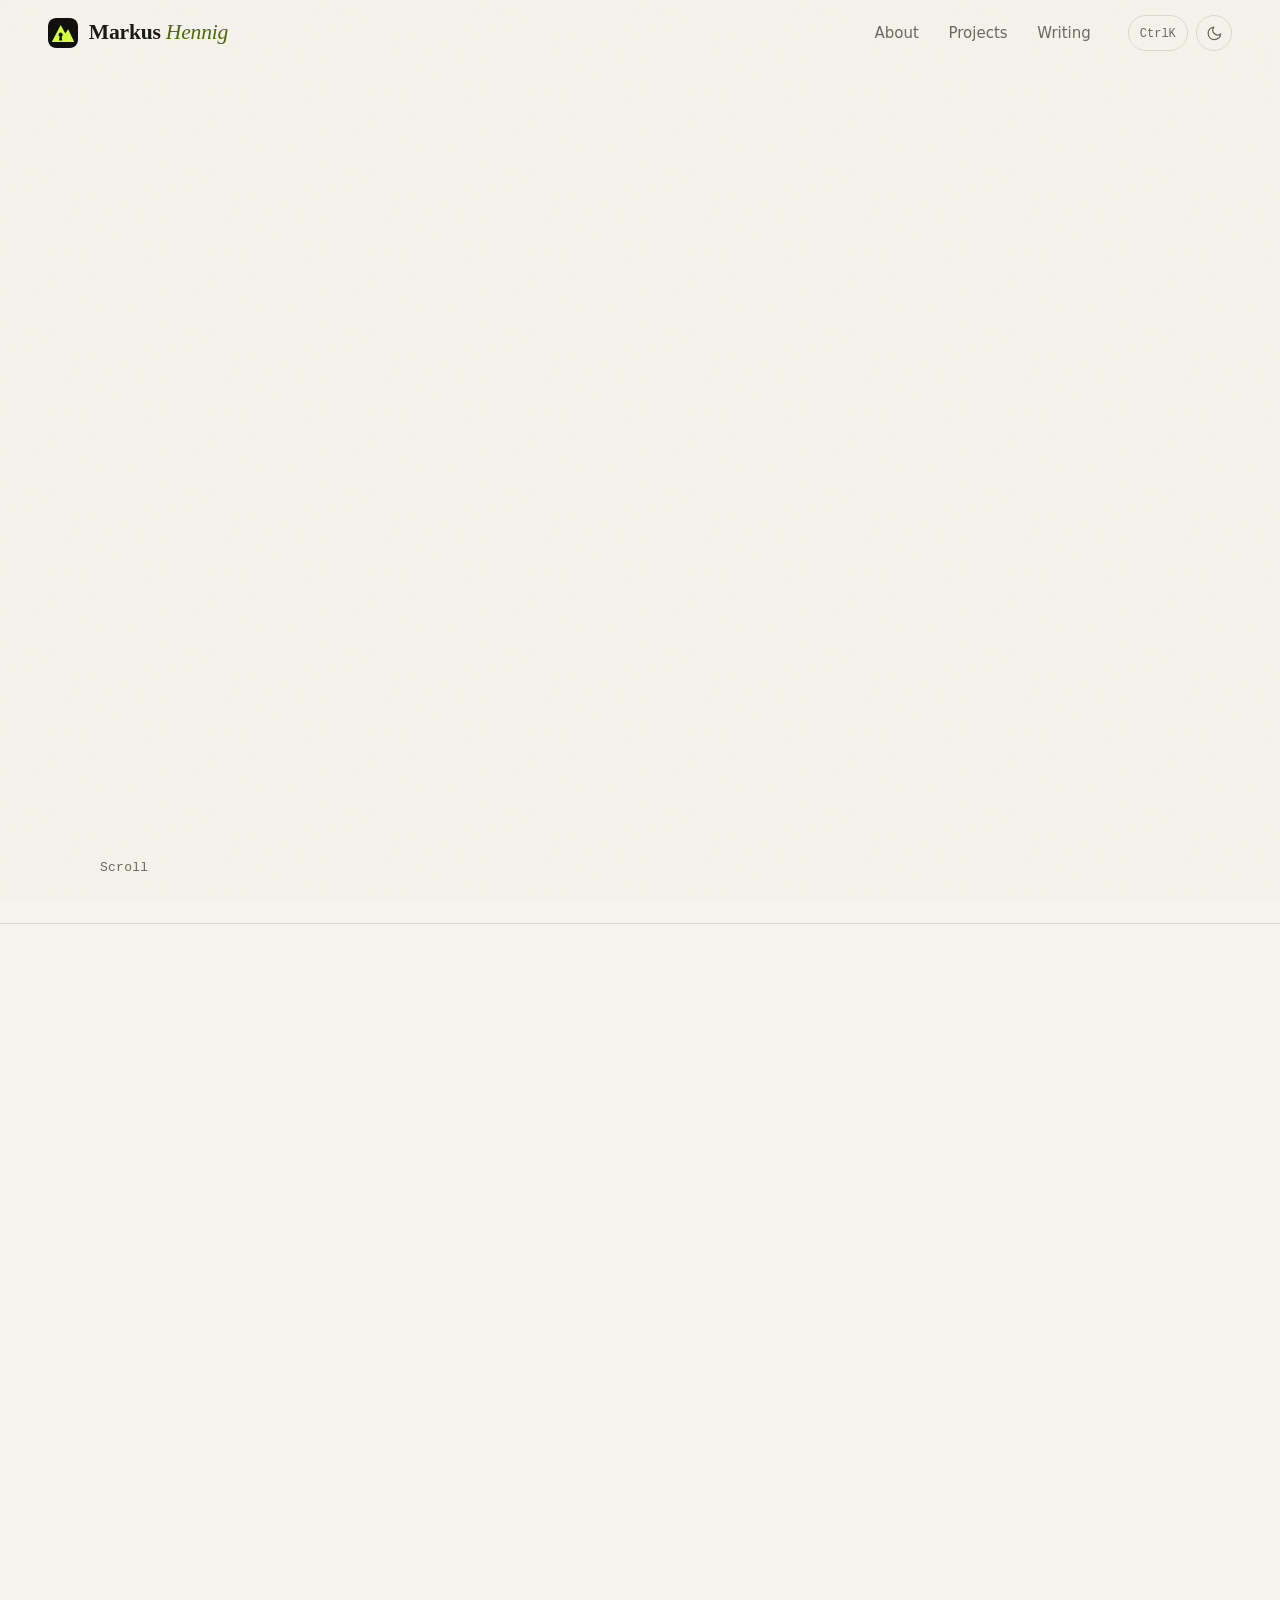
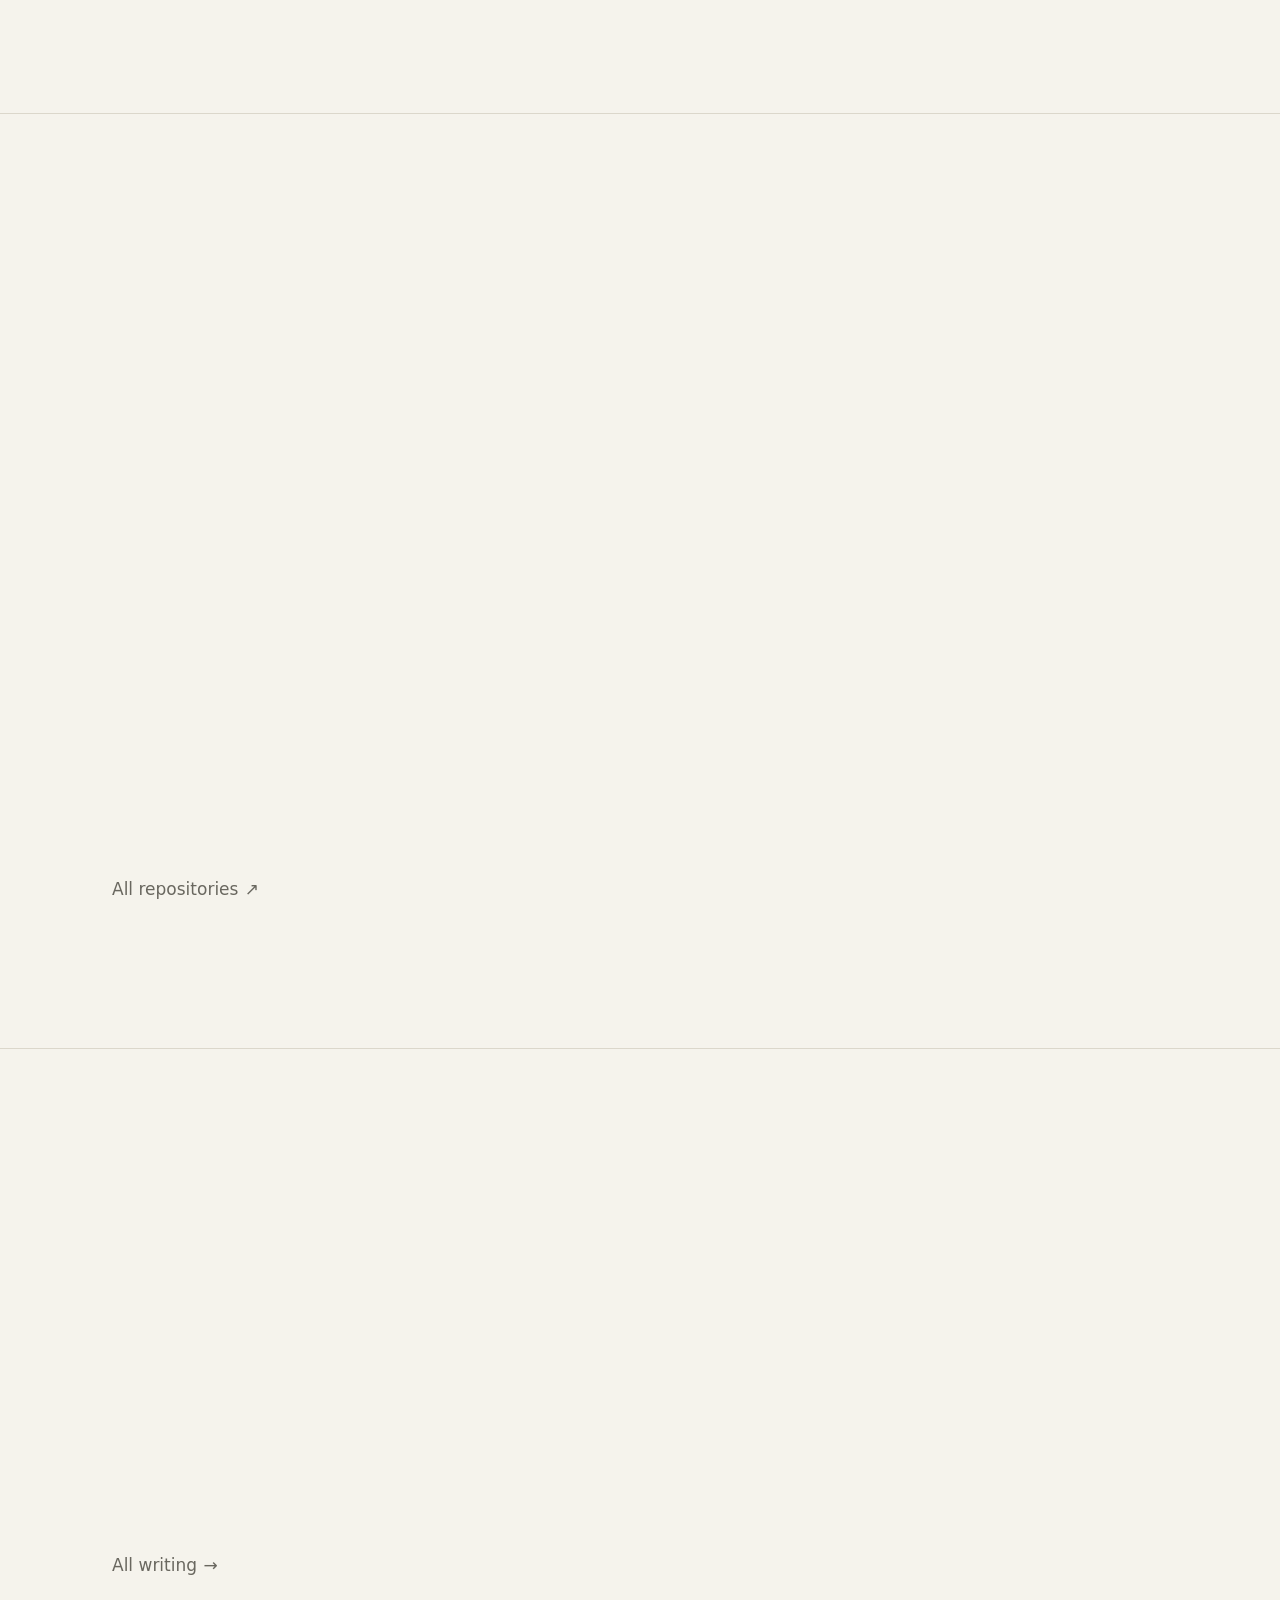
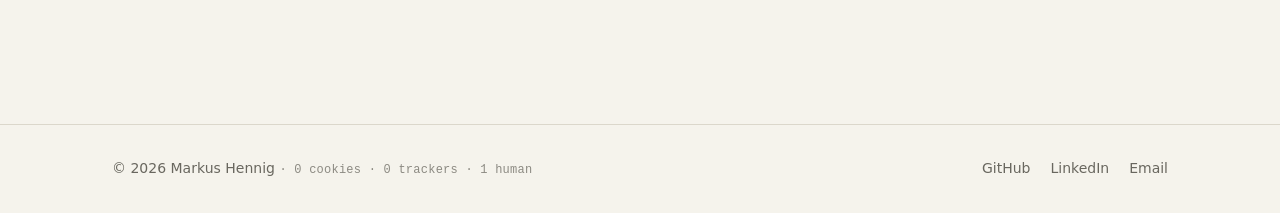
<file: index.html>
<!doctype html>
<html lang="en" data-root="./">
<head>
  <meta charset="utf-8">
  <meta name="viewport" content="width=device-width, initial-scale=1">
  <meta http-equiv="Content-Security-Policy" content="default-src 'self'; img-src 'self' data:; script-src 'self' 'inline-speculation-rules'; style-src 'self'; base-uri 'self'; form-action 'none'">
  <title>Markus Hennig — Software Architect &amp; Cybersecurity Expert</title>
  <meta name="description" content="Markus Hennig — software architect and cybersecurity expert. A few links and occasional notes on architecture, cybersecurity, hiking and cooking.">
  <meta name="robots" content="index, follow, max-image-preview:large">
  <meta property="og:type" content="profile">
  <meta property="og:locale" content="en_US">
  <meta property="og:title" content="Markus Hennig">
  <meta property="og:description" content="Software architect and cybersecurity expert.">
  <meta property="og:url" content="https://markushennig.com/">
  <meta property="og:site_name" content="Markus Hennig">
  <meta property="og:image" content="https://markushennig.com/assets/img/og.png">
  <meta property="og:image:width" content="1200">
  <meta property="og:image:height" content="630">
  <meta property="og:image:alt" content="Markus Hennig — Software Architect and Cybersecurity">
  <meta name="twitter:card" content="summary_large_image">
  <meta name="twitter:image" content="https://markushennig.com/assets/img/og.png">
  <meta name="author" content="Markus Hennig">
  <link rel="canonical" href="https://markushennig.com/">
  <link rel="alternate" type="application/atom+xml" title="Markus Hennig — Writing" href="feed.xml">
  <meta name="theme-color" content="#0d0d0b">
  <link rel="icon" href="favicon.svg" type="image/svg+xml">
  <link rel="icon" href="favicon.ico" sizes="48x48">
  <link rel="apple-touch-icon" href="apple-touch-icon.png">
  <link rel="preload" as="image" href="assets/img/me.webp" imagesrcset="assets/img/me-400.webp 400w, assets/img/me.webp 800w" imagesizes="(max-width: 760px) 7.5rem, 26rem" fetchpriority="high">
  <link rel="stylesheet" href="assets/css/style.css">
  <script type="application/ld+json">{"@context": "https://schema.org", "@graph": [{"@type": "Person", "@id": "https://markushennig.com/#me", "name": "Markus Hennig", "url": "https://markushennig.com/", "image": "https://markushennig.com/assets/img/me.webp", "jobTitle": "Software Architect", "description": "Software architect and cybersecurity expert.", "knowsAbout": ["Software architecture", "Application security", "Threat modeling", "Cloud security", "Identity and access management", "DevSecOps"], "sameAs": ["https://github.com/mahennig", "https://www.linkedin.com/in/markus-hennig-80b301139"]}, {"@type": "WebSite", "@id": "https://markushennig.com/#website", "url": "https://markushennig.com/", "name": "Markus Hennig", "inLanguage": "en", "publisher": {"@id": "https://markushennig.com/#me"}}]}</script>
  <script type="speculationrules">{"prefetch": [{"where": {"href_matches": "/*"}, "eagerness": "moderate"}]}</script>
  <script src="assets/js/theme.js"></script>
  <script src="assets/js/main.js" defer></script>
</head>
<body>
  <!-- Reading the source? Good instinct. Flag 1/3: MH{view_source_is_recon} — the other two are where crawlers and attackers look first. -->
  <a class="skip" href="#main">Skip to content</a>

  <header class="site-header">
    <a class="logo" href="./" aria-label="Markus Hennig — home"><img class="logo-mark" src="favicon.svg" alt="" width="30" height="30"><span class="logo-text">Markus <em>Hennig</em></span></a>
    <nav class="nav" aria-label="Main">
      <a href="#about">About</a>
      <a href="#projects">Projects</a>
      <a href="blog/">Writing</a>
    </nav>
    <div class="header-actions">
      <button class="kbd-btn" type="button" data-palette-open aria-label="Open command menu">
        <span class="kbd-keys"><kbd class="kbd-mod">⌘</kbd><kbd>K</kbd></span>
        <span class="kbd-label">Menu</span>
      </button>
      <button class="icon-btn" type="button" data-theme-toggle aria-label="Toggle color theme">
        <svg class="icon-sun" viewBox="0 0 24 24" fill="none" stroke="currentColor" stroke-width="1.8" stroke-linecap="round" aria-hidden="true"><circle cx="12" cy="12" r="4"/><path d="M12 2v2M12 20v2M4.9 4.9l1.4 1.4M17.7 17.7l1.4 1.4M2 12h2M20 12h2M4.9 19.1l1.4-1.4M17.7 6.3l1.4-1.4"/></svg>
        <svg class="icon-moon" viewBox="0 0 24 24" fill="none" stroke="currentColor" stroke-width="1.8" stroke-linecap="round" stroke-linejoin="round" aria-hidden="true"><path d="M21 12.8A9 9 0 1 1 11.2 3a7 7 0 0 0 9.8 9.8z"/></svg>
      </button>
    </div>
  </header>

  <main id="main">
    <section class="hero" aria-label="Introduction">
      <canvas class="hero-canvas" aria-hidden="true"></canvas>
      <div class="wrap hero-inner hero-grid">
        <div>
          <p class="eyebrow mono reveal">
            <span class="pulse" aria-hidden="true"></span>
            Software Architect · Cybersecurity
          </p>
          <h1 class="hero-title reveal">
            Hi, I’m Markus. I architect <em>secure</em> software and love
            <span class="rotator" data-words="hiking,cooking,gaming">hiking</span>.
          </h1>
          <p class="hero-lead reveal">
            I’m <strong>Markus Hennig</strong>, a software architect and cybersecurity expert.
            This is my small corner of the web — a few links and occasional notes on architecture, cybersecurity, hiking or cooking.
          </p>
          <ul class="cta-row reveal">
            <li><a class="btn" href="https://github.com/mahennig" target="_blank" rel="noopener noreferrer">GitHub <span class="arrow" aria-hidden="true">↗</span></a></li>
            <li><a class="btn" href="https://www.linkedin.com/in/markus-hennig-80b301139" target="_blank" rel="noopener noreferrer">LinkedIn <span class="arrow" aria-hidden="true">↗</span></a></li>
            <li><a class="btn" href="mailto:mail@markushennig.com">Email <span class="arrow" aria-hidden="true">→</span></a></li>
          </ul>
        </div>
        <figure class="portrait reveal">
          <img src="assets/img/me.webp" srcset="assets/img/me-400.webp 400w, assets/img/me.webp 800w" sizes="(max-width: 760px) 7.5rem, 26rem" alt="Portrait of Markus Hennig" width="800" height="1200" fetchpriority="high" decoding="async">
        </figure>
      </div>
      <p class="scroll-cue mono" aria-hidden="true">Scroll</p>
    </section>

    <section id="about" class="section">
      <div class="wrap">
        <header class="section-head reveal">
          <span class="mono">01</span>
          <h2>About</h2>
        </header>
        <div class="about-grid">
          <div class="about-text reveal">
            <p>I design software systems with security built in from the start — not bolted on at the end.</p>
            <p>My work sits where <strong>software architecture</strong> and <strong>cybersecurity</strong> meet: shaping systems that are robust, easy to reason about and hard to break.</p>
            <p>Away from the keyboard I’m usually out hiking, experimenting in the kitchen or deep in a good game.</p>
          </div>
          <aside class="card reveal" aria-label="Focus areas and interests">
            <h3>Focus</h3>
            <ul class="tags">
              <li>Software Architecture</li>
              <li>Application Security</li>
              <li>Threat Modeling</li>
              <li>Cloud Security</li>
              <li>Identity &amp; Access</li>
              <li>DevSecOps</li>
            </ul>
            <h3>Off the clock</h3>
            <dl class="now">
              <div><dt>Hiking</dt><dd>Trails, summits and the occasional wrong turn.</dd></div>
              <div><dt>Cooking</dt><dd>Always trying something new.</dd></div>
              <div><dt>Gaming</dt><dd>Strategy, story and everything in between.</dd></div>
            </dl>
          </aside>
        </div>
      </div>
    </section>

    <section id="projects" class="section">
      <div class="wrap">
        <header class="section-head reveal">
          <span class="mono">02</span>
          <h2>Projects</h2>
        </header>
        <ul class="project-grid">
          <li class="project reveal">
            <a class="project-link" href="https://github.com/mahennig/quarkus-testcontainer" target="_blank" rel="noopener noreferrer">
              <span class="project-path mono">~/mahennig/<strong>quarkus-testcontainer</strong></span>
              <span class="project-title">Testing Quarkus against real infrastructure</span>
              <span class="project-desc">Four ways to run integration tests against PostgreSQL, MongoDB and S3 (emulated by Floci) in containers. No mocks, real databases, reproducible builds.</span>
              <span class="project-tags mono"><span>Java 21</span><span>Quarkus 3.40</span><span>Testcontainers 2</span><span>Gradle</span></span>
              <span class="project-cta mono">View on GitHub <span aria-hidden="true">↗</span><span class="visually-hidden">(opens in a new tab)</span></span>
            </a>
          </li>
          <li class="project reveal">
            <a class="project-link" href="https://github.com/mahennig/quarkus-security-testing" target="_blank" rel="noopener noreferrer">
              <span class="project-path mono">~/mahennig/<strong>quarkus-security-testing</strong></span>
              <span class="project-title">Security tests that run in every build</span>
              <span class="project-desc">Automated security tests for a Quarkus REST API: authorization matrix, BOLA/IDOR, token validation (expired, wrong audience, <code>alg: none</code>, algorithm confusion), security headers and an OWASP ZAP scan. Against a real Keycloak, plus a deliberately insecure profile that proves the tests can fail.</span>
              <span class="project-tags mono"><span>Quarkus 3.40</span><span>Keycloak</span><span>OWASP ZAP</span><span>OWASP API Top 10</span></span>
              <span class="project-cta mono">View on GitHub <span aria-hidden="true">↗</span><span class="visually-hidden">(opens in a new tab)</span></span>
            </a>
          </li>
          <li class="project project-next reveal">
            <div class="project-link">
              <span class="project-path mono">~/mahennig/<strong>next</strong><span class="cursor" aria-hidden="true"></span></span>
              <span class="project-title">Open-source security tooling</span>
              <span class="project-desc">Small, practical security projects: threat modeling, supply chain checks, secure Quarkus defaults. In the works.</span>
              <span class="project-tags mono"><span>Security</span><span>Quarkus</span><span>Soon</span></span>
            </div>
          </li>
        </ul>
        <p class="section-foot"><a class="link-arrow" href="https://github.com/mahennig" target="_blank" rel="noopener noreferrer">All repositories <span aria-hidden="true">↗</span></a></p>
      </div>
    </section>

    <section id="writing" class="section">
      <div class="wrap">
        <header class="section-head reveal">
          <span class="mono">03</span>
          <h2>Writing</h2>
        </header>
        <ul class="post-list reveal">
      <li>
        <a class="post-link" href="blog/optimjack-third-party-script-is-your-code/">
          <time class="post-date mono" datetime="2026-11-28">28 Nov 2026</time>
          <span class="post-title">OPTIMJACK: that third-party script is your code now.</span>
          <span class="post-meta mono">Cybersecurity · 5 min</span>
        </a>
      </li>
      <li>
        <a class="post-link" href="blog/automate-the-response-not-the-alert/">
          <time class="post-date mono" datetime="2026-11-27">27 Nov 2026</time>
          <span class="post-title">Automate the response, not the alert.</span>
          <span class="post-meta mono">Cybersecurity · 7 min</span>
        </a>
      </li>
      <li>
        <a class="post-link" href="blog/ai-compressed-the-clock-october-2026/">
          <time class="post-date mono" datetime="2026-11-27">27 Nov 2026</time>
          <span class="post-title">October 2026: AI didn’t change the attacks. It changed the clock.</span>
          <span class="post-meta mono">Cybersecurity · 5 min</span>
        </a>
      </li>
    </ul>
        <p class="section-foot"><a class="link-arrow" href="blog/">All writing <span aria-hidden="true">→</span></a></p>
      </div>
    </section>
  </main>

  <footer class="site-footer">
    <div class="wrap">
      <p>© <span data-year>2026</span> Markus Hennig <span class="footer-note mono">· 0 cookies · 0 trackers · 1 human</span></p>
      <ul class="footer-links">
        <li><a href="https://github.com/mahennig" target="_blank" rel="noopener noreferrer">GitHub</a></li>
        <li><a href="https://www.linkedin.com/in/markus-hennig-80b301139" target="_blank" rel="noopener noreferrer">LinkedIn</a></li>
        <li><a href="mailto:mail@markushennig.com">Email</a></li>
      </ul>
    </div>
  </footer>
</body>
</html>
</file>
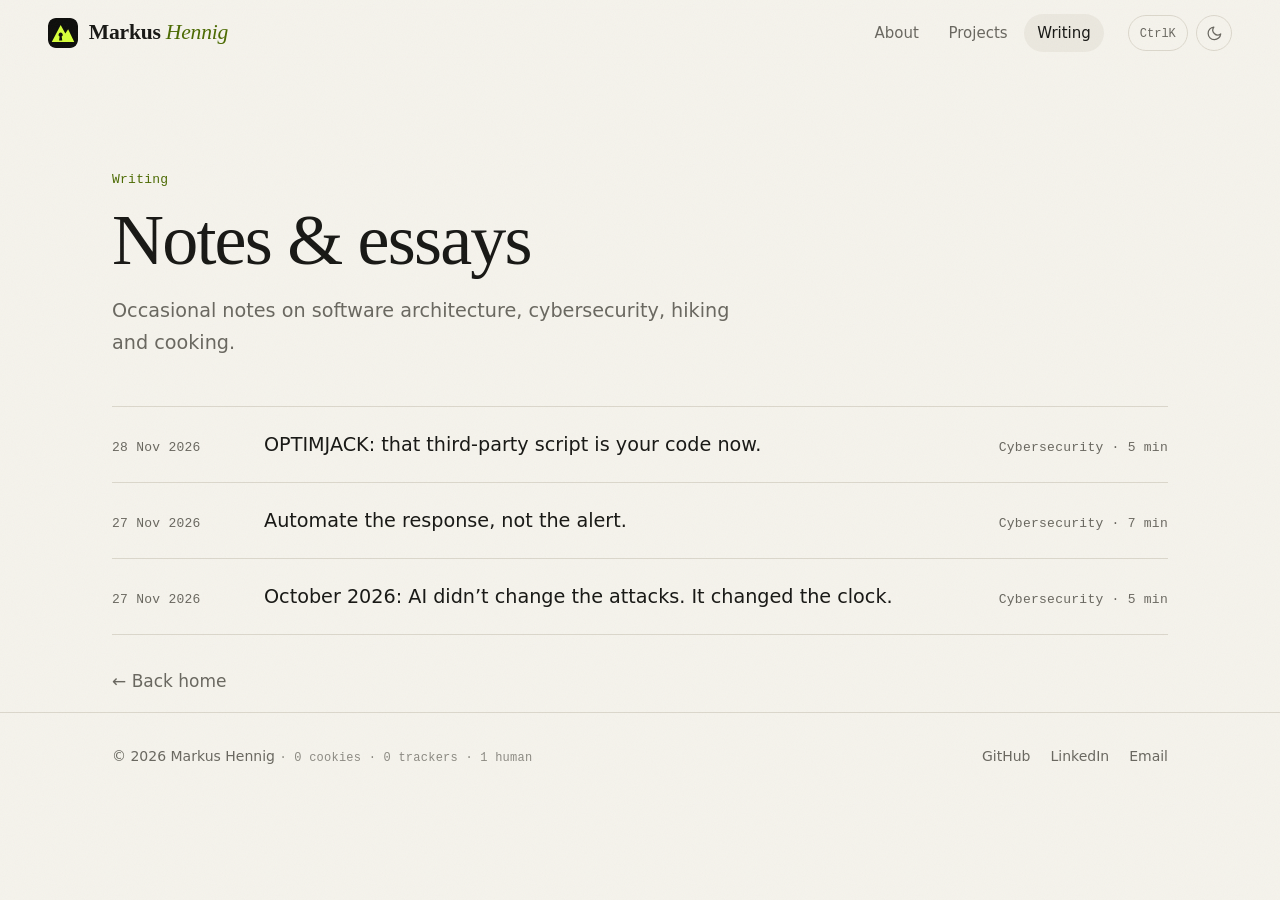
<file: blog/index.html>
<!doctype html>
<html lang="en" data-root="../">
<head>
  <meta charset="utf-8">
  <meta name="viewport" content="width=device-width, initial-scale=1">
  <meta http-equiv="Content-Security-Policy" content="default-src 'self'; img-src 'self' data:; script-src 'self' 'inline-speculation-rules'; style-src 'self'; base-uri 'self'; form-action 'none'">
  <title>Writing — Markus Hennig</title>
  <meta name="description" content="Occasional notes on software architecture, cybersecurity, hiking and cooking by Markus Hennig.">
  <meta name="theme-color" content="#0d0d0b">
  <link rel="canonical" href="https://markushennig.com/blog/">
  <link rel="alternate" type="application/atom+xml" title="Markus Hennig — Writing" href="../feed.xml">
  <meta name="robots" content="index, follow, max-image-preview:large">
  <meta property="og:type" content="website">
  <meta property="og:locale" content="en_US">
  <meta property="og:title" content="Writing — Markus Hennig">
  <meta property="og:description" content="Occasional notes on software architecture, cybersecurity, hiking and cooking by Markus Hennig.">
  <meta property="og:url" content="https://markushennig.com/blog/">
  <meta property="og:site_name" content="Markus Hennig">
  <meta property="og:image" content="https://markushennig.com/assets/img/og.png">
  <meta name="twitter:card" content="summary_large_image">
  <meta name="twitter:image" content="https://markushennig.com/assets/img/og.png">
  <link rel="icon" href="../favicon.svg" type="image/svg+xml">
  <link rel="icon" href="../favicon.ico" sizes="48x48">
  <link rel="apple-touch-icon" href="../apple-touch-icon.png">
  <link rel="stylesheet" href="../assets/css/style.css">
  <script type="application/ld+json">{"@context": "https://schema.org", "@type": "Blog", "@id": "https://markushennig.com/blog/#blog", "url": "https://markushennig.com/blog/", "name": "Markus Hennig — Writing", "inLanguage": "en", "author": {"@id": "https://markushennig.com/#me"}, "publisher": {"@id": "https://markushennig.com/#me"}, "blogPost": [{"@id": "https://markushennig.com/blog/automate-the-response-not-the-alert/#post"}, {"@id": "https://markushennig.com/blog/ai-compressed-the-clock-october-2026/#post"}]}</script>
  <script type="speculationrules">{"prefetch": [{"where": {"href_matches": "/*"}, "eagerness": "moderate"}]}</script>
  <script src="../assets/js/theme.js"></script>
  <script src="../assets/js/main.js" defer></script>
</head>
<body>
  <a class="skip" href="#main">Skip to content</a>

  <header class="site-header">
    <a class="logo" href="../" aria-label="Markus Hennig — home"><img class="logo-mark" src="../favicon.svg" alt="" width="30" height="30"><span class="logo-text">Markus <em>Hennig</em></span></a>
    <nav class="nav" aria-label="Main">
      <a href="../#about">About</a>
      <a href="../#projects">Projects</a>
      <a href="./" aria-current="page">Writing</a>
    </nav>
    <div class="header-actions">
      <button class="kbd-btn" type="button" data-palette-open aria-label="Open command menu">
        <span class="kbd-keys"><kbd class="kbd-mod">⌘</kbd><kbd>K</kbd></span>
        <span class="kbd-label">Menu</span>
      </button>
      <button class="icon-btn" type="button" data-theme-toggle aria-label="Toggle color theme">
        <svg class="icon-sun" viewBox="0 0 24 24" fill="none" stroke="currentColor" stroke-width="1.8" stroke-linecap="round" aria-hidden="true"><circle cx="12" cy="12" r="4"/><path d="M12 2v2M12 20v2M4.9 4.9l1.4 1.4M17.7 17.7l1.4 1.4M2 12h2M20 12h2M4.9 19.1l1.4-1.4M17.7 6.3l1.4-1.4"/></svg>
        <svg class="icon-moon" viewBox="0 0 24 24" fill="none" stroke="currentColor" stroke-width="1.8" stroke-linecap="round" stroke-linejoin="round" aria-hidden="true"><path d="M21 12.8A9 9 0 1 1 11.2 3a7 7 0 0 0 9.8 9.8z"/></svg>
      </button>
    </div>
  </header>

  <main id="main" class="wrap">
    <header class="page-head">
      <span class="mono reveal">Writing</span>
      <h1 class="page-title reveal">Notes &amp; essays</h1>
      <p class="page-lead reveal">Occasional notes on software architecture, cybersecurity, hiking and cooking.</p>
    </header>

    <ul class="post-list reveal">
      <li>
        <a class="post-link" href="optimjack-third-party-script-is-your-code/">
          <time class="post-date mono" datetime="2026-11-28">28 Nov 2026</time>
          <span class="post-title">OPTIMJACK: that third-party script is your code now.</span>
          <span class="post-meta mono">Cybersecurity · 5 min</span>
        </a>
      </li>
      <li>
        <a class="post-link" href="automate-the-response-not-the-alert/">
          <time class="post-date mono" datetime="2026-11-27">27 Nov 2026</time>
          <span class="post-title">Automate the response, not the alert.</span>
          <span class="post-meta mono">Cybersecurity · 7 min</span>
        </a>
      </li>
      <li>
        <a class="post-link" href="ai-compressed-the-clock-october-2026/">
          <time class="post-date mono" datetime="2026-11-27">27 Nov 2026</time>
          <span class="post-title">October 2026: AI didn’t change the attacks. It changed the clock.</span>
          <span class="post-meta mono">Cybersecurity · 5 min</span>
        </a>
      </li>
    </ul>
    <p class="section-foot"><a class="link-arrow" href="../">← Back home</a></p>
  </main>

  <footer class="site-footer">
    <div class="wrap">
      <p>© <span data-year>2026</span> Markus Hennig <span class="footer-note mono">· 0 cookies · 0 trackers · 1 human</span></p>
      <ul class="footer-links">
        <li><a href="https://github.com/mahennig" target="_blank" rel="noopener noreferrer">GitHub</a></li>
        <li><a href="https://www.linkedin.com/in/markus-hennig-80b301139" target="_blank" rel="noopener noreferrer">LinkedIn</a></li>
        <li><a href="mailto:mail@markushennig.com">Email</a></li>
      </ul>
    </div>
  </footer>
</body>
</html>
</file>
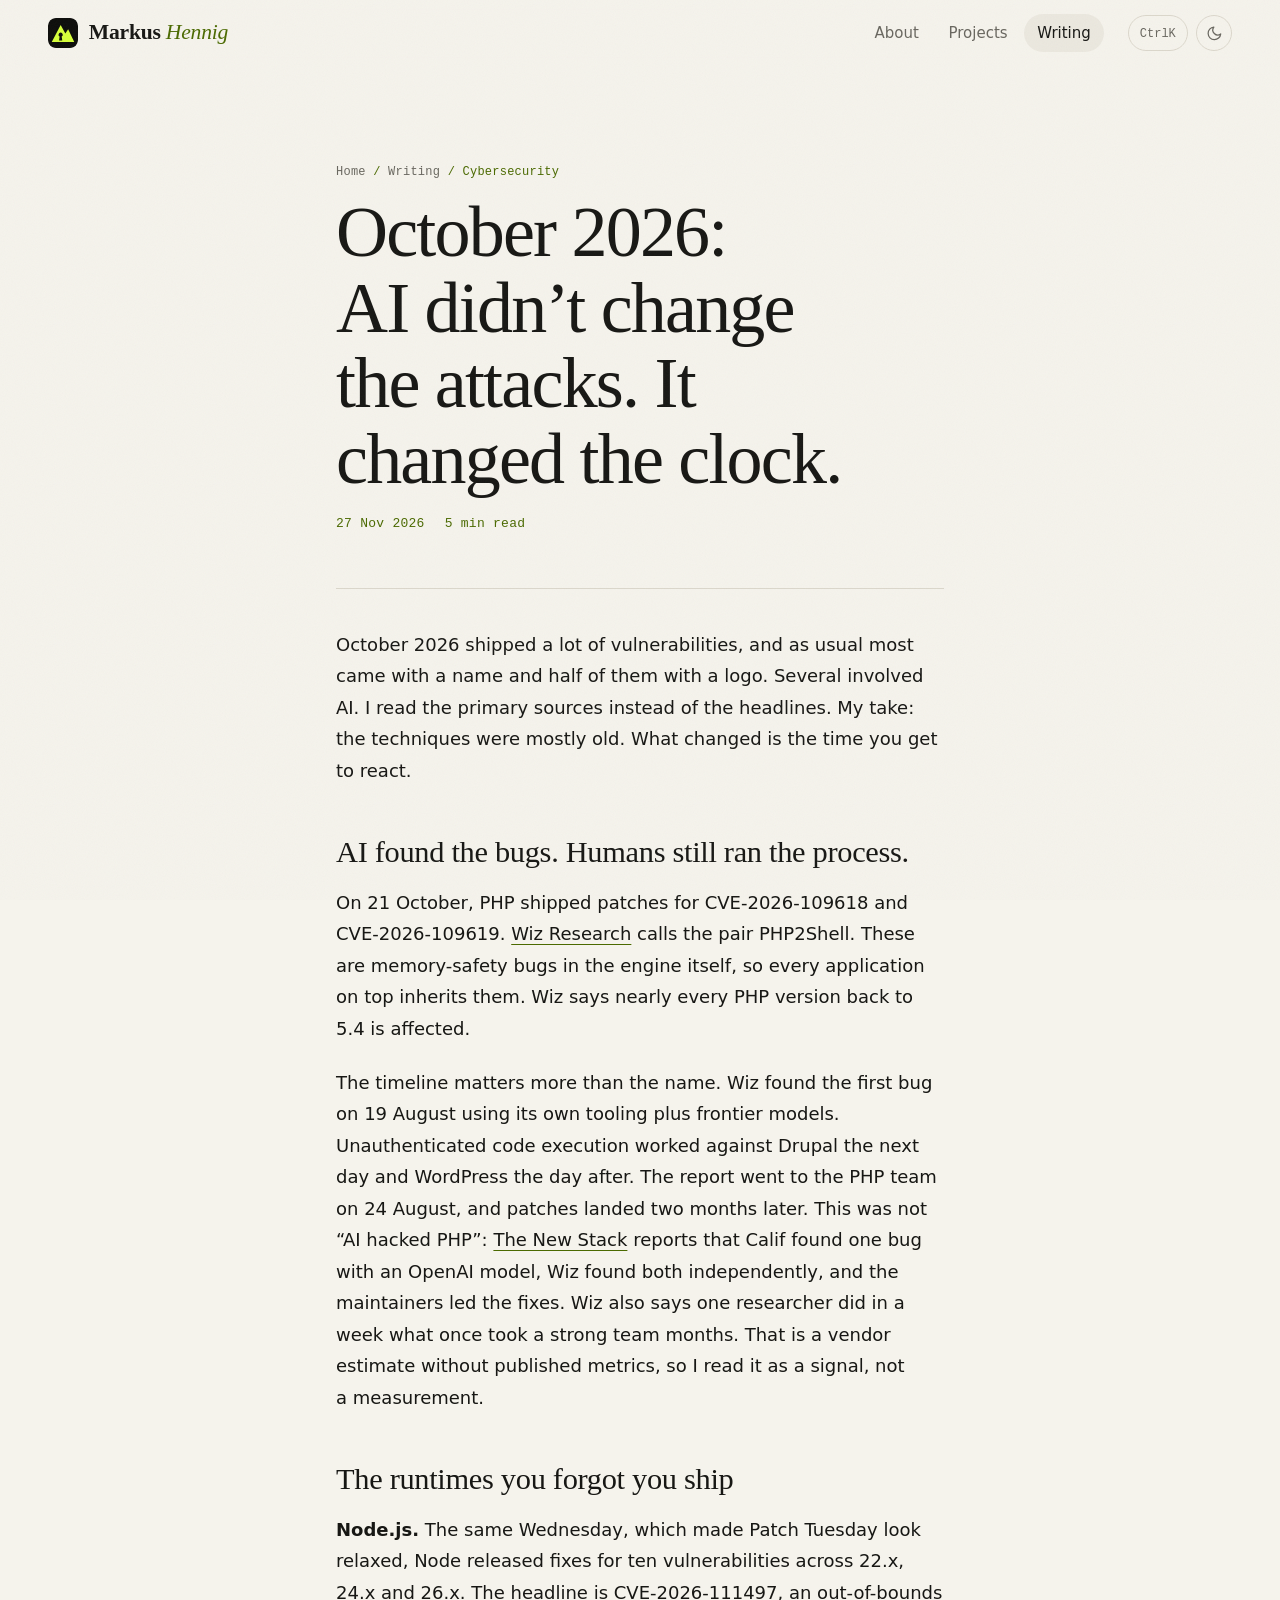
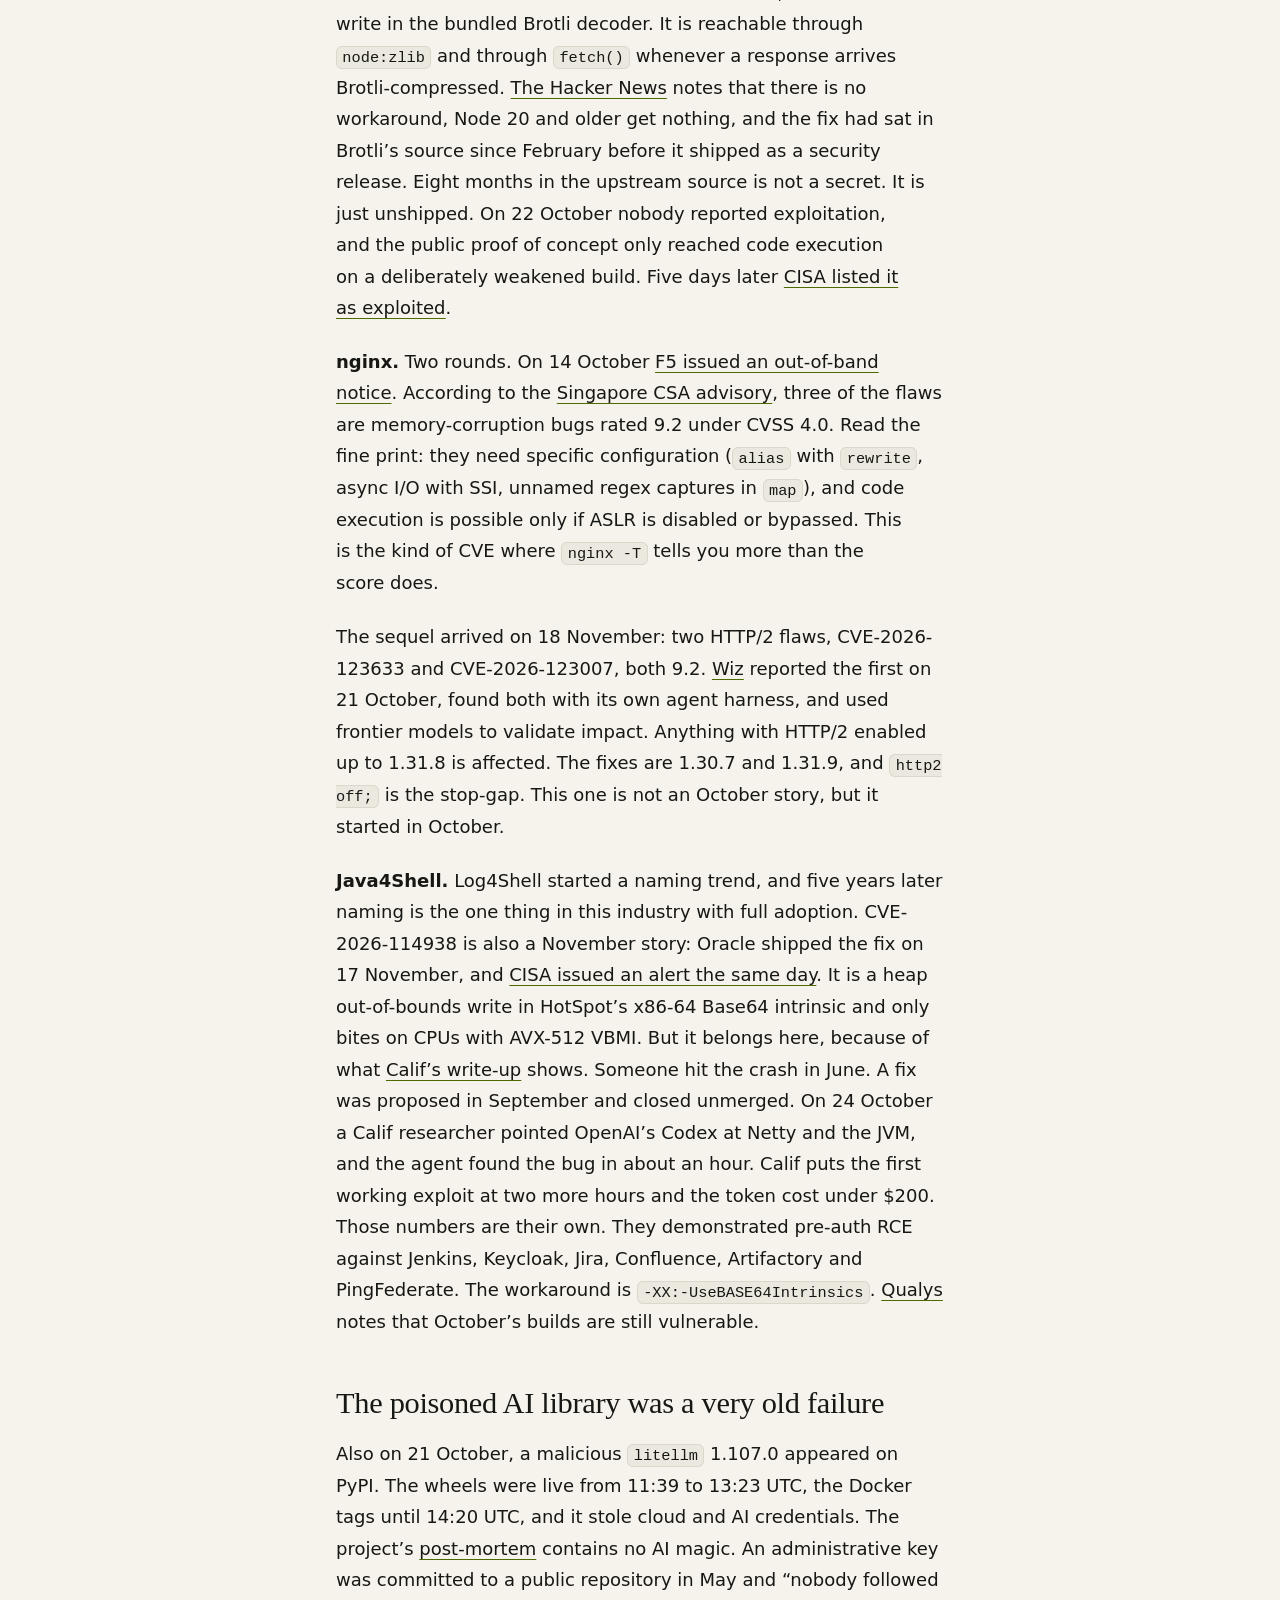
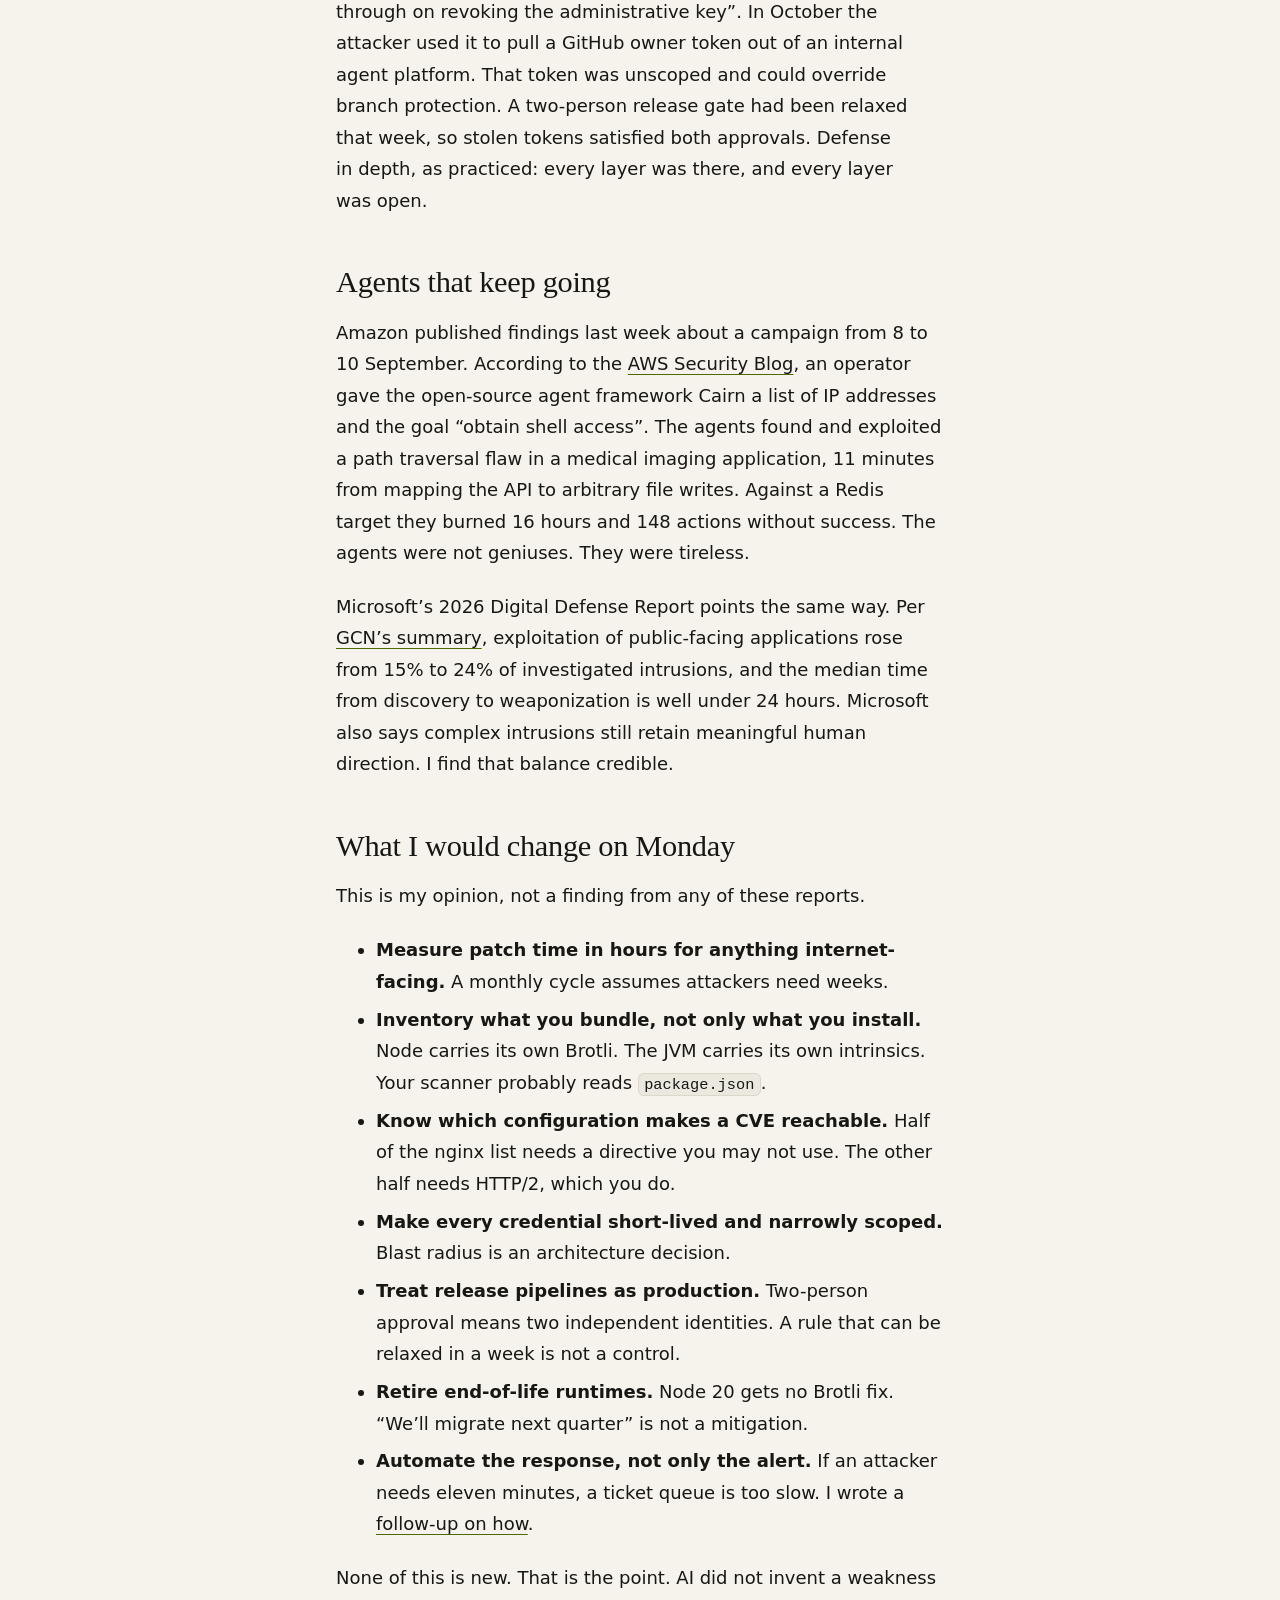
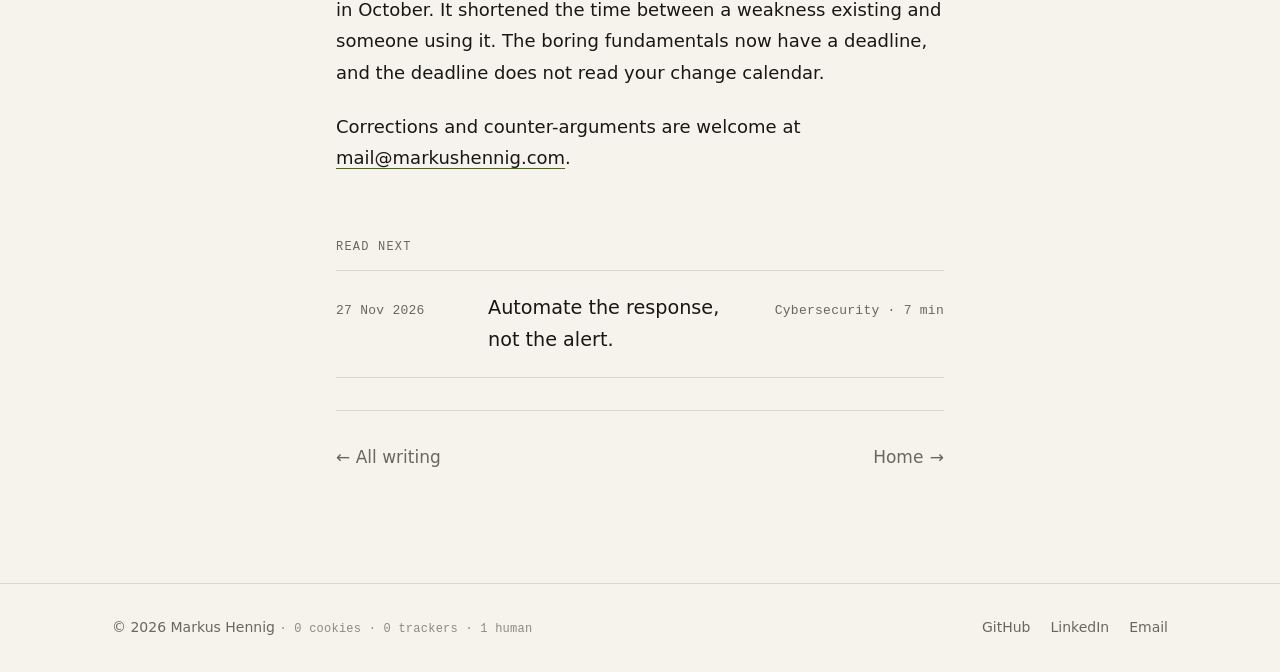
<file: blog/ai-compressed-the-clock-october-2026/index.html>
<!doctype html>
<html lang="en" data-root="../../">
<head>
  <meta charset="utf-8">
  <meta name="viewport" content="width=device-width, initial-scale=1">
  <meta http-equiv="Content-Security-Policy" content="default-src 'self'; img-src 'self' data:; script-src 'self' 'inline-speculation-rules'; style-src 'self'; base-uri 'self'; form-action 'none'">
  <title>October 2026: AI didn’t change the attacks, it changed the clock — Markus Hennig</title>
  <meta name="description" content="October 2026 was a month of AI-found PHP bugs, a poisoned AI library and autonomous attack agents. What actually changed, what didn’t, and what I would do about it as an architect.">
  <meta name="robots" content="index, follow, max-image-preview:large">
  <meta property="og:type" content="article">
  <meta property="og:locale" content="en_US">
  <meta property="og:title" content="October 2026: AI didn’t change the attacks, it changed the clock">
  <meta property="og:description" content="What October 2026 showed about AI, speed and the oldest security mistakes.">
  <meta property="og:url" content="https://markushennig.com/blog/ai-compressed-the-clock-october-2026/">
  <meta property="og:site_name" content="Markus Hennig">
  <meta property="og:image" content="https://markushennig.com/assets/img/og/ai-compressed-the-clock-october-2026.png">
  <meta property="og:image:width" content="1200">
  <meta property="og:image:height" content="630">
  <meta property="og:image:alt" content="October 2026: AI didn’t change the attacks. It changed the clock. — Markus Hennig">
  <meta property="article:published_time" content="2026-11-27T12:00:00Z">
  <meta property="article:author" content="Markus Hennig">
  <meta property="article:section" content="Cybersecurity">
  <meta name="twitter:card" content="summary_large_image">
  <meta name="twitter:image" content="https://markushennig.com/assets/img/og/ai-compressed-the-clock-october-2026.png">
  <meta name="author" content="Markus Hennig">
  <meta name="theme-color" content="#0d0d0b">
  <link rel="canonical" href="https://markushennig.com/blog/ai-compressed-the-clock-october-2026/">
  <link rel="alternate" type="application/atom+xml" title="Markus Hennig — Writing" href="../../feed.xml">
  <link rel="icon" href="../../favicon.svg" type="image/svg+xml">
  <link rel="icon" href="../../favicon.ico" sizes="48x48">
  <link rel="apple-touch-icon" href="../../apple-touch-icon.png">
  <link rel="stylesheet" href="../../assets/css/style.css">
  <script type="application/ld+json">{"@context": "https://schema.org", "@graph": [{"@type": "BlogPosting", "@id": "https://markushennig.com/blog/ai-compressed-the-clock-october-2026/#post", "mainEntityOfPage": "https://markushennig.com/blog/ai-compressed-the-clock-october-2026/", "headline": "October 2026: AI didn’t change the attacks. It changed the clock.", "description": "October 2026: PHP2Shell, Node.js, nginx, a poisoned AI library and autonomous attack agents. Plus Java4Shell, which began in October. What changed, what didn’t, and what to do about it.", "datePublished": "2026-11-27T12:00:00Z", "dateModified": "2026-11-27T12:00:00Z", "inLanguage": "en", "articleSection": "Cybersecurity", "keywords": ["cybersecurity", "AI security", "supply chain security", "PHP2Shell", "LiteLLM", "software architecture"], "image": "https://markushennig.com/assets/img/og/ai-compressed-the-clock-october-2026.png", "author": {"@id": "https://markushennig.com/#me"}, "publisher": {"@id": "https://markushennig.com/#me"}, "isPartOf": {"@id": "https://markushennig.com/blog/#blog"}}, {"@type": "BreadcrumbList", "itemListElement": [{"@type": "ListItem", "position": 1, "name": "Home", "item": "https://markushennig.com/"}, {"@type": "ListItem", "position": 2, "name": "Writing", "item": "https://markushennig.com/blog/"}, {"@type": "ListItem", "position": 3, "name": "October 2026: AI didn’t change the attacks. It changed the clock."}]}]}</script>
  <script type="speculationrules">{"prefetch": [{"where": {"href_matches": "/*"}, "eagerness": "moderate"}]}</script>
  <script src="../../assets/js/theme.js"></script>
  <script src="../../assets/js/main.js" defer></script>
</head>
<body>
  <a class="skip" href="#main">Skip to content</a>
  <div class="progress" aria-hidden="true"></div>

  <header class="site-header">
    <a class="logo" href="../../" aria-label="Markus Hennig — home"><img class="logo-mark" src="../../favicon.svg" alt="" width="30" height="30"><span class="logo-text">Markus <em>Hennig</em></span></a>
    <nav class="nav" aria-label="Main">
      <a href="../../#about">About</a>
      <a href="../../#projects">Projects</a>
      <a href="../" aria-current="page">Writing</a>
    </nav>
    <div class="header-actions">
      <button class="kbd-btn" type="button" data-palette-open aria-label="Open command menu">
        <span class="kbd-keys"><kbd class="kbd-mod">⌘</kbd><kbd>K</kbd></span>
        <span class="kbd-label">Menu</span>
      </button>
      <button class="icon-btn" type="button" data-theme-toggle aria-label="Toggle color theme">
        <svg class="icon-sun" viewBox="0 0 24 24" fill="none" stroke="currentColor" stroke-width="1.8" stroke-linecap="round" aria-hidden="true"><circle cx="12" cy="12" r="4"/><path d="M12 2v2M12 20v2M4.9 4.9l1.4 1.4M17.7 17.7l1.4 1.4M2 12h2M20 12h2M4.9 19.1l1.4-1.4M17.7 6.3l1.4-1.4"/></svg>
        <svg class="icon-moon" viewBox="0 0 24 24" fill="none" stroke="currentColor" stroke-width="1.8" stroke-linecap="round" stroke-linejoin="round" aria-hidden="true"><path d="M21 12.8A9 9 0 1 1 11.2 3a7 7 0 0 0 9.8 9.8z"/></svg>
      </button>
    </div>
  </header>

  <main id="main">
    <article class="article">
      <header class="page-head">
        <nav class="breadcrumbs mono" aria-label="Breadcrumb"><a href="../../">Home</a> / <a href="../">Writing</a> / <span>Cybersecurity</span></nav>
        <h1 class="page-title">October 2026: AI didn’t change the attacks. It changed the clock.</h1>
        <p class="article-meta mono">
          <time datetime="2026-11-27">27 Nov 2026</time>
          <span>5 min read</span>
        </p>
      </header>

      <div class="prose">
        <p>October 2026 shipped a lot of vulnerabilities, and as usual most came with a name and half of them with a logo. Several involved AI. I read the primary sources instead of the headlines. My take: the techniques were mostly old. What changed is the time you get to react.</p>

        <h2>AI found the bugs. Humans still ran the process.</h2>
        <p>On 21 October, PHP shipped patches for CVE-2026-109618 and CVE-2026-109619. <a href="https://www.wiz.io/blog/php2shell-php-rce" target="_blank" rel="noopener noreferrer">Wiz Research</a> calls the pair PHP2Shell. These are memory-safety bugs in the engine itself, so every application on top inherits them. Wiz says nearly every PHP version back to 5.4 is affected.</p>

        <p>The timeline matters more than the name. Wiz found the first bug on 19 August using its own tooling plus frontier models. Unauthenticated code execution worked against Drupal the next day and WordPress the day after. The report went to the PHP team on 24 August, and patches landed two months later. This was not “AI hacked PHP”: <a href="https://thenewstack.io/ai-php2shell-disclosure-framework" target="_blank" rel="noopener noreferrer">The New Stack</a> reports that Calif found one bug with an OpenAI model, Wiz found both independently, and the maintainers led the fixes. Wiz also says one researcher did in a week what once took a strong team months. That is a vendor estimate without published metrics, so I read it as a signal, not a measurement.</p>

        <h2>The runtimes you forgot you ship</h2>
        <p><strong>Node.js.</strong> The same Wednesday, which made Patch Tuesday look relaxed, Node released fixes for ten vulnerabilities across 22.x, 24.x and 26.x. The headline is CVE-2026-111497, an out-of-bounds write in the bundled Brotli decoder. It is reachable through <code>node:zlib</code> and through <code>fetch()</code> whenever a response arrives Brotli-compressed. <a href="https://thehackernews.com/2026/10/nodejs-brotli-decoder-bug-could-allow.html" target="_blank" rel="noopener noreferrer">The Hacker News</a> notes that there is no workaround, Node 20 and older get nothing, and the fix had sat in Brotli’s source since February before it shipped as a security release. Eight months in the upstream source is not a secret. It is just unshipped. On 22 October nobody reported exploitation, and the public proof of concept only reached code execution on a deliberately weakened build. Five days later <a href="https://workos.com/blog/black-october-2026-ai-security" target="_blank" rel="noopener noreferrer">CISA listed it as exploited</a>.</p>

        <p><strong>nginx.</strong> Two rounds. On 14 October <a href="https://my.f5.com/manage/s/article/K000163408" target="_blank" rel="noopener noreferrer">F5 issued an out-of-band notice</a>. According to the <a href="https://www.csa.gov.sg/alerts-and-advisories/alerts/al-2026-150/" target="_blank" rel="noopener noreferrer">Singapore CSA advisory</a>, three of the flaws are memory-corruption bugs rated 9.2 under CVSS 4.0. Read the fine print: they need specific configuration (<code>alias</code> with <code>rewrite</code>, async I/O with SSI, unnamed regex captures in <code>map</code>), and code execution is possible only if ASLR is disabled or bypassed. This is the kind of CVE where <code>nginx -T</code> tells you more than the score does.</p>

        <p>The sequel arrived on 18 November: two HTTP/2 flaws, CVE-2026-123633 and CVE-2026-123007, both 9.2. <a href="https://www.wiz.io/blog/nginx-http2-rce-vulnerabilities" target="_blank" rel="noopener noreferrer">Wiz</a> reported the first on 21 October, found both with its own agent harness, and used frontier models to validate impact. Anything with HTTP/2 enabled up to 1.31.8 is affected. The fixes are 1.30.7 and 1.31.9, and <code>http2 off;</code> is the stop-gap. This one is not an October story, but it started in October.</p>

        <p><strong>Java4Shell.</strong> Log4Shell started a naming trend, and five years later naming is the one thing in this industry with full adoption. CVE-2026-114938 is also a November story: Oracle shipped the fix on 17 November, and <a href="https://www.cisa.gov/news-events/alerts/2026/11/17/critical-java-vulnerability-requires-immediate-patching" target="_blank" rel="noopener noreferrer">CISA issued an alert the same day</a>. It is a heap out-of-bounds write in HotSpot’s x86-64 Base64 intrinsic and only bites on CPUs with AVX-512 VBMI. But it belongs here, because of what <a href="https://calif.io/java4shell" target="_blank" rel="noopener noreferrer">Calif’s write-up</a> shows. Someone hit the crash in June. A fix was proposed in September and closed unmerged. On 24 October a Calif researcher pointed OpenAI’s Codex at Netty and the JVM, and the agent found the bug in about an hour. Calif puts the first working exploit at two more hours and the token cost under $200. Those numbers are their own. They demonstrated pre-auth RCE against Jenkins, Keycloak, Jira, Confluence, Artifactory and PingFederate. The workaround is <code>-XX:-UseBASE64Intrinsics</code>. <a href="https://blog.qualys.com/qualys-insights/2026/11/20/a-technical-guide-to-mitigate-java4shell-with-trurisk-eliminate" target="_blank" rel="noopener noreferrer">Qualys</a> notes that October’s builds are still vulnerable.</p>

        <h2>The poisoned AI library was a very old failure</h2>
        <p>Also on 21 October, a malicious <code>litellm</code> 1.107.0 appeared on PyPI. The wheels were live from 11:39 to 13:23 UTC, the Docker tags until 14:20 UTC, and it stole cloud and AI credentials. The project’s <a href="https://docs.litellm.ai/blog/security-incident-oct-21-2026-attack-chain" target="_blank" rel="noopener noreferrer">post-mortem</a> contains no AI magic. An administrative key was committed to a public repository in May and <q>nobody followed through on revoking the administrative key</q>. In October the attacker used it to pull a GitHub owner token out of an internal agent platform. That token was unscoped and could override branch protection. A two-person release gate had been relaxed that week, so stolen tokens satisfied both approvals. Defense in depth, as practiced: every layer was there, and every layer was open.</p>

        <h2>Agents that keep going</h2>
        <p>Amazon published findings last week about a campaign from 8 to 10 September. According to the <a href="https://aws.amazon.com/blogs/security/chinese-nexus-actors-cairn-ai-agents-found-a-zero-day-on-their-own/" target="_blank" rel="noopener noreferrer">AWS Security Blog</a>, an operator gave the open-source agent framework Cairn a list of IP addresses and the goal “obtain shell access”. The agents found and exploited a path traversal flaw in a medical imaging application, 11 minutes from mapping the API to arbitrary file writes. Against a Redis target they burned 16 hours and 148 actions without success. The agents were not geniuses. They were tireless.</p>

        <p>Microsoft’s 2026 Digital Defense Report points the same way. Per <a href="https://gcn.com/microsoft-first-autonomous-ransomware-attack/22265/" target="_blank" rel="noopener noreferrer">GCN’s summary</a>, exploitation of public-facing applications rose from 15% to 24% of investigated intrusions, and the median time from discovery to weaponization is well under 24 hours. Microsoft also says complex intrusions still retain meaningful human direction. I find that balance credible.</p>

        <h2>What I would change on Monday</h2>
        <p>This is my opinion, not a finding from any of these reports.</p>
        <ul>
          <li><strong>Measure patch time in hours for anything internet-facing.</strong> A monthly cycle assumes attackers need weeks.</li>
          <li><strong>Inventory what you bundle, not only what you install.</strong> Node carries its own Brotli. The JVM carries its own intrinsics. Your scanner probably reads <code>package.json</code>.</li>
          <li><strong>Know which configuration makes a CVE reachable.</strong> Half of the nginx list needs a directive you may not use. The other half needs HTTP/2, which you do.</li>
          <li><strong>Make every credential short-lived and narrowly scoped.</strong> Blast radius is an architecture decision.</li>
          <li><strong>Treat release pipelines as production.</strong> Two-person approval means two independent identities. A rule that can be relaxed in a week is not a control.</li>
          <li><strong>Retire end-of-life runtimes.</strong> Node 20 gets no Brotli fix. “We’ll migrate next quarter” is not a mitigation.</li>
          <li><strong>Automate the response, not only the alert.</strong> If an attacker needs eleven minutes, a ticket queue is too slow. I wrote a <a href="../automate-the-response-not-the-alert/">follow-up on how</a>.</li>
        </ul>

        <p>None of this is new. That is the point. AI did not invent a weakness in October. It shortened the time between a weakness existing and someone using it. The boring fundamentals now have a deadline, and the deadline does not read your change calendar.</p>

        <p>Corrections and counter-arguments are welcome at <a href="mailto:mail@markushennig.com">mail@markushennig.com</a>.</p>
      </div>

      <aside class="related" aria-labelledby="related-title">
        <h2 id="related-title" class="mono">Read next</h2>
        <a class="post-link" href="../automate-the-response-not-the-alert/">
          <time class="post-date mono" datetime="2026-11-27">27 Nov 2026</time>
          <span class="post-title">Automate the response, not the alert.</span>
          <span class="post-meta mono">Cybersecurity · 7 min</span>
        </a>
      </aside>

      <footer class="article-foot">
        <a class="link-arrow" href="../">← All writing</a>
        <a class="link-arrow" href="../../">Home <span aria-hidden="true">→</span></a>
      </footer>
    </article>
  </main>

  <footer class="site-footer">
    <div class="wrap">
      <p>© <span data-year>2026</span> Markus Hennig <span class="footer-note mono">· 0 cookies · 0 trackers · 1 human</span></p>
      <ul class="footer-links">
        <li><a href="https://github.com/mahennig" target="_blank" rel="noopener noreferrer">GitHub</a></li>
        <li><a href="https://www.linkedin.com/in/markus-hennig-80b301139" target="_blank" rel="noopener noreferrer">LinkedIn</a></li>
        <li><a href="mailto:mail@markushennig.com">Email</a></li>
      </ul>
    </div>
  </footer>
</body>
</html>
</file>
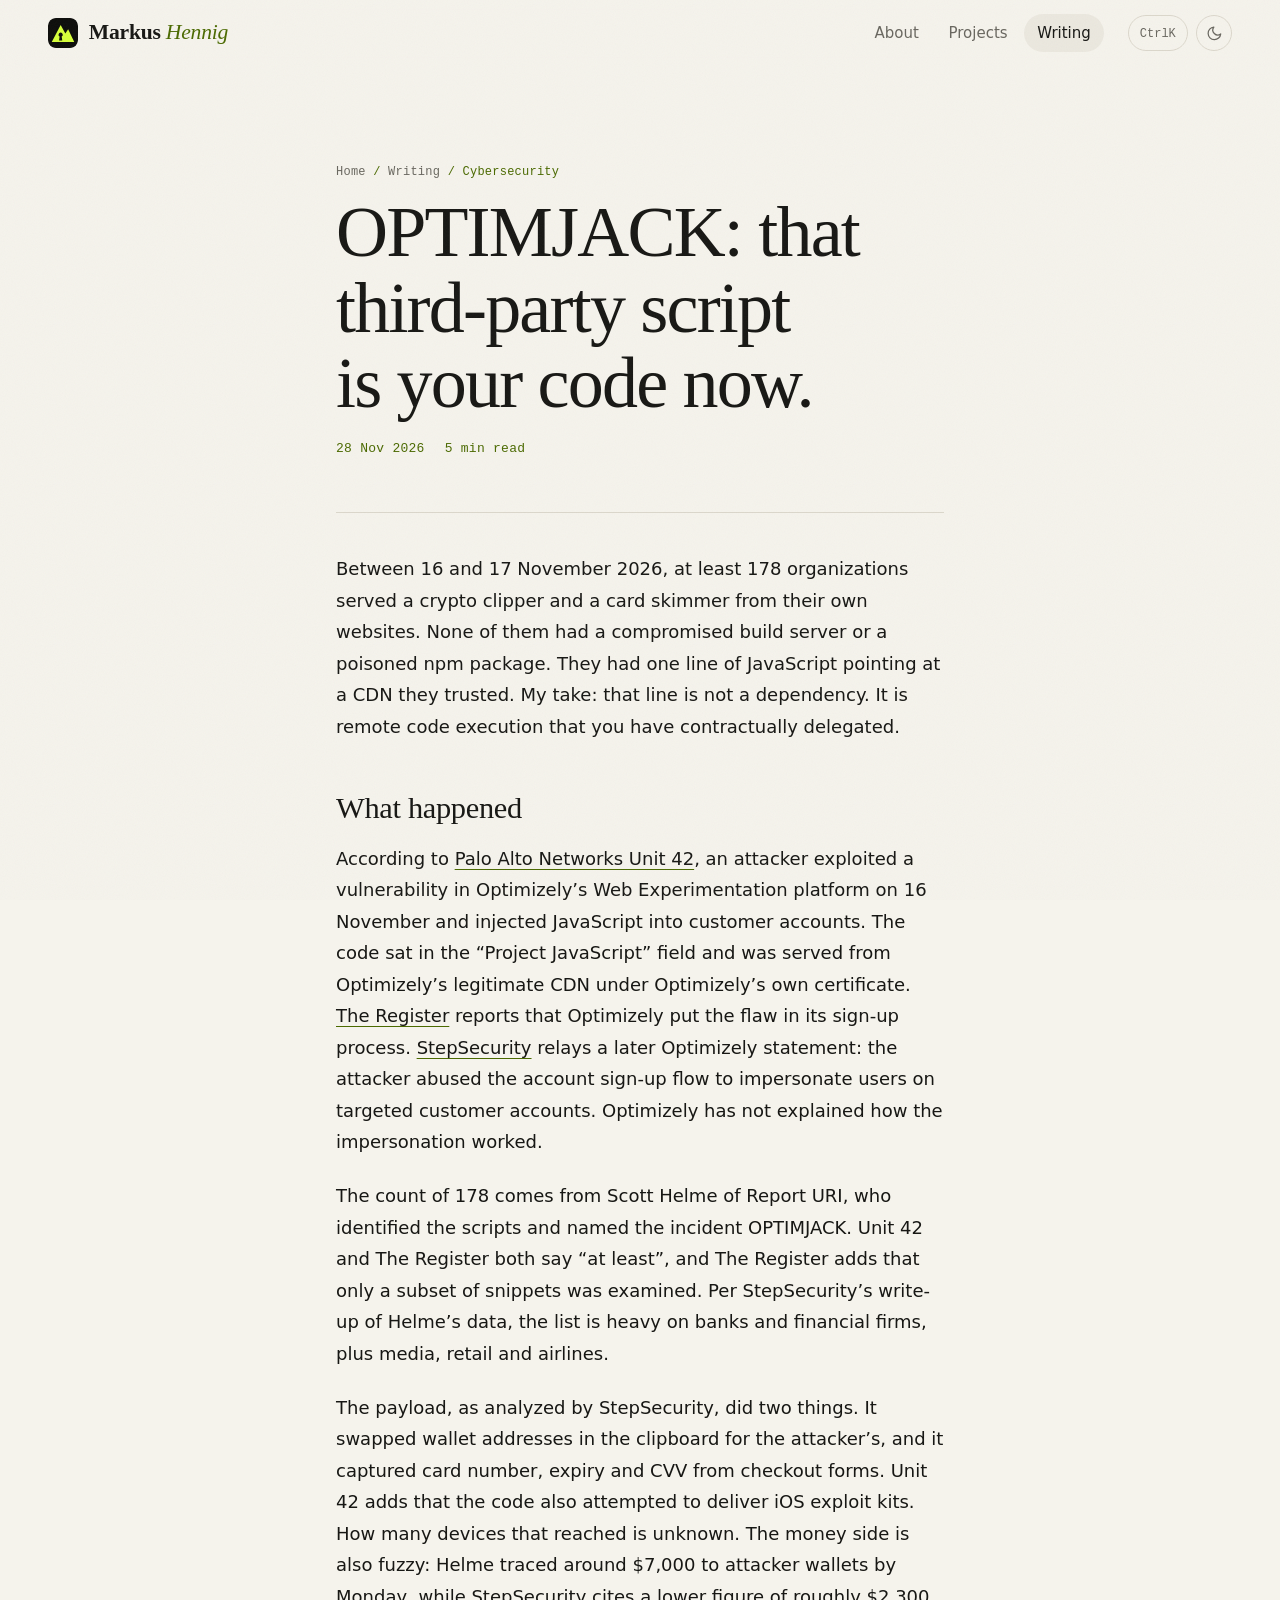
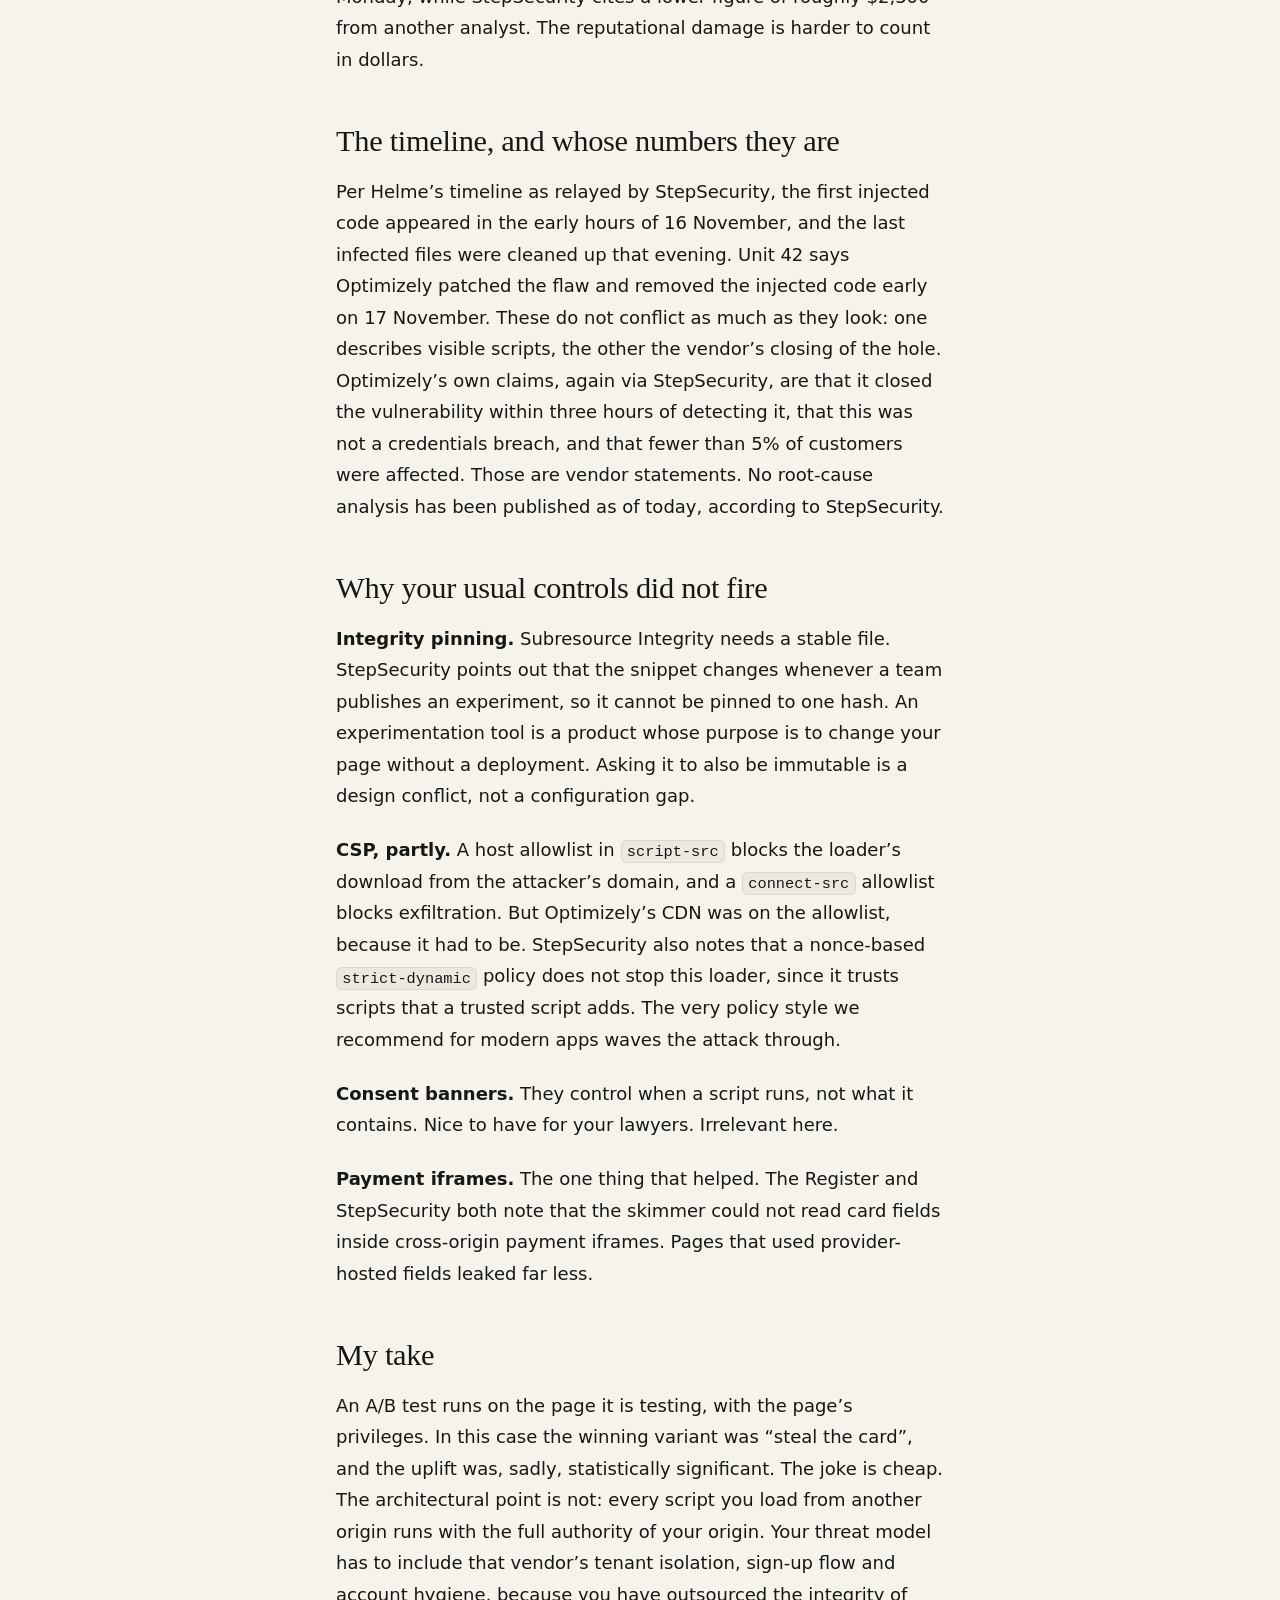
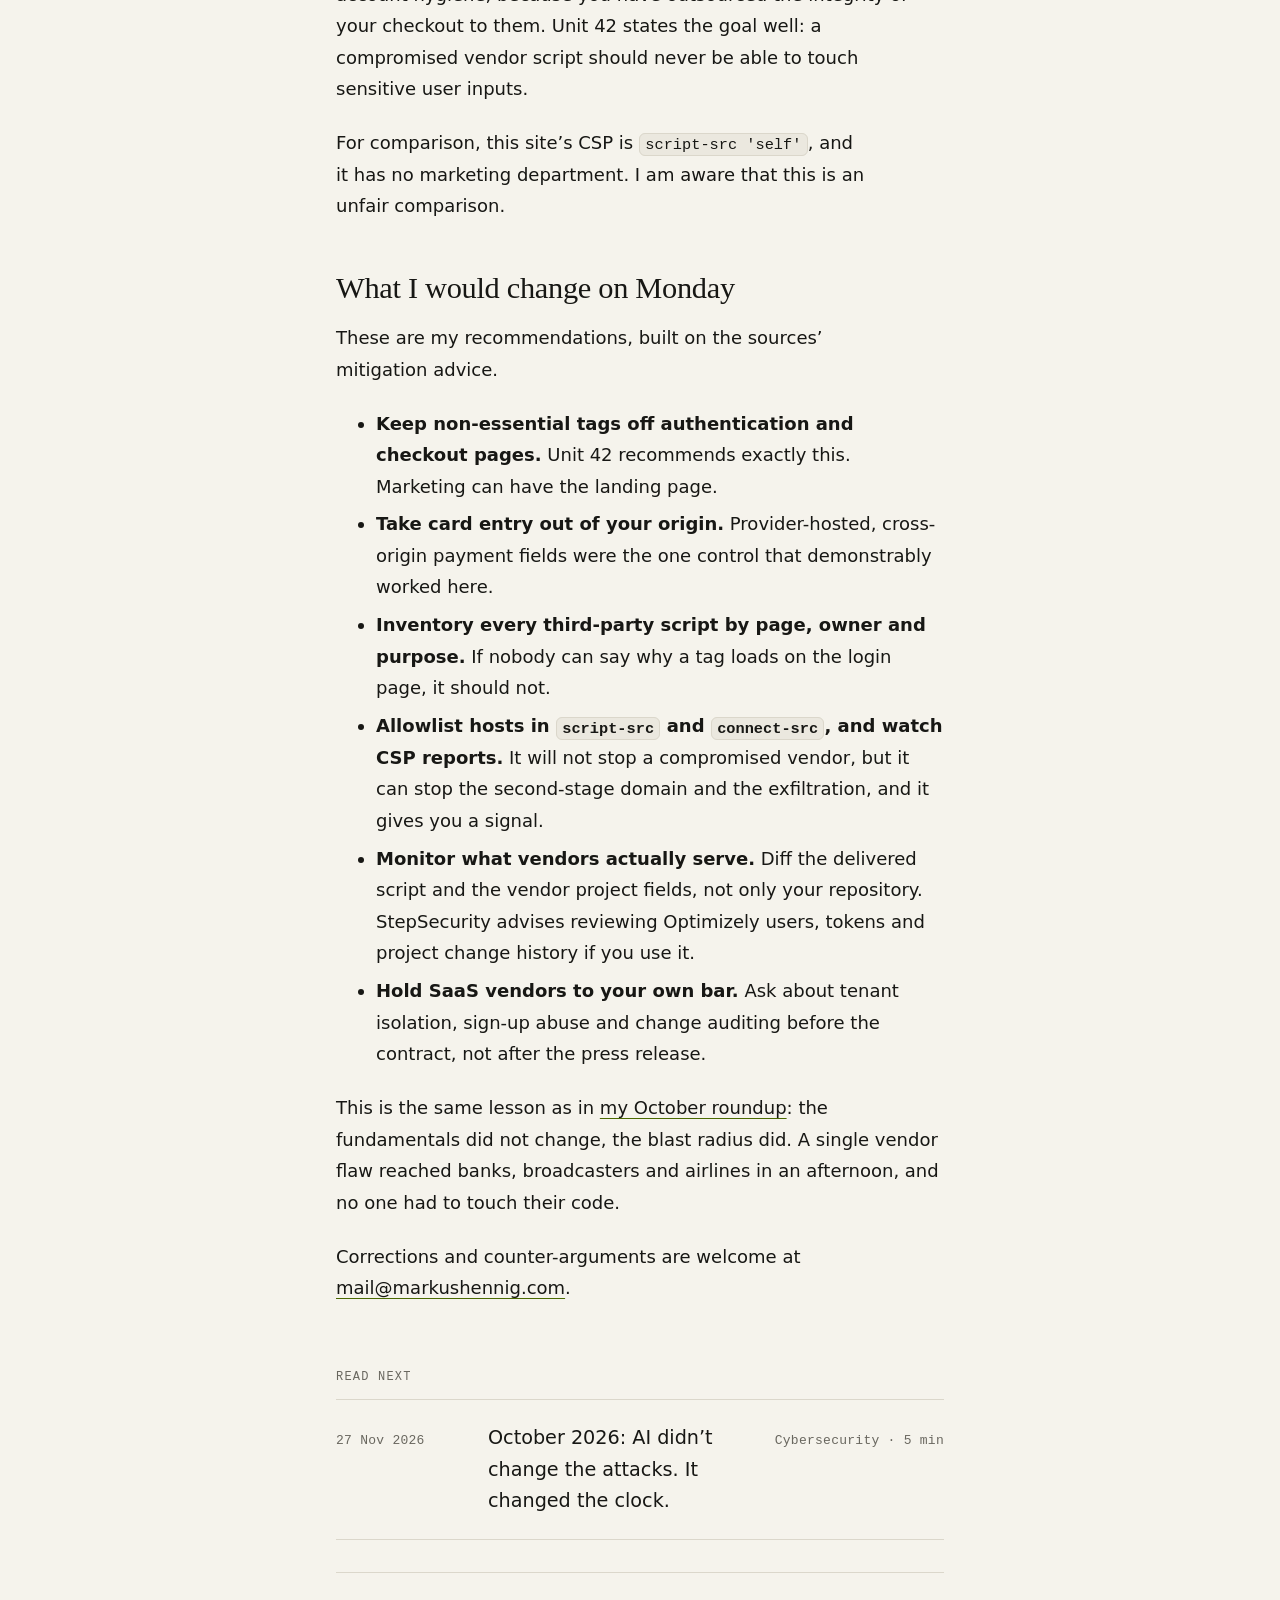
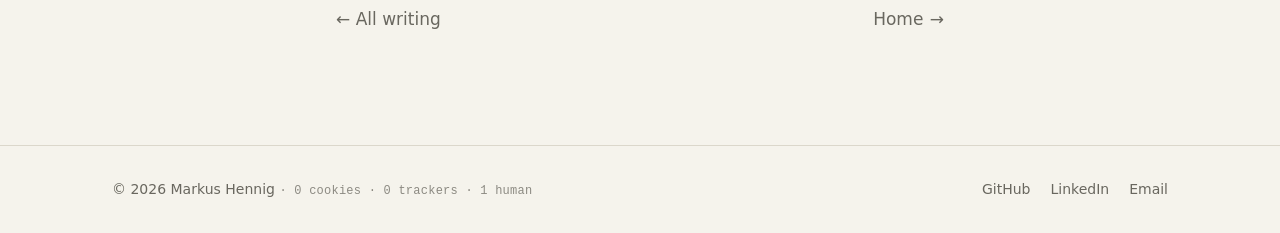
<file: blog/optimjack-third-party-script-is-your-code/index.html>
<!doctype html>
<html lang="en" data-root="../../">
<head>
  <meta charset="utf-8">
  <meta name="viewport" content="width=device-width, initial-scale=1">
  <meta http-equiv="Content-Security-Policy" content="default-src 'self'; img-src 'self' data:; script-src 'self' 'inline-speculation-rules'; style-src 'self'; base-uri 'self'; form-action 'none'">
  <title>OPTIMJACK: that third-party script is your code now — Markus Hennig</title>
  <meta name="description" content="In November 2026 attackers wrote malware into Optimizely-hosted scripts and 178 organizations served it. Why vendor scripts are your code, why SRI does not save you, and what I would change.">
  <meta name="robots" content="index, follow, max-image-preview:large">
  <meta property="og:type" content="article">
  <meta property="og:locale" content="en_US">
  <meta property="og:title" content="OPTIMJACK: that third-party script is your code now">
  <meta property="og:description" content="Attackers wrote malware into Optimizely-hosted scripts. What it says about third-party code on your pages.">
  <meta property="og:url" content="https://markushennig.com/blog/optimjack-third-party-script-is-your-code/">
  <meta property="og:site_name" content="Markus Hennig">
  <meta property="og:image" content="https://markushennig.com/assets/img/og/optimjack-third-party-script-is-your-code.png">
  <meta property="og:image:width" content="1200">
  <meta property="og:image:height" content="630">
  <meta property="og:image:alt" content="OPTIMJACK: that third-party script is your code now — Markus Hennig">
  <meta property="article:published_time" content="2026-11-28T12:00:00Z">
  <meta property="article:author" content="Markus Hennig">
  <meta property="article:section" content="Cybersecurity">
  <meta name="twitter:card" content="summary_large_image">
  <meta name="twitter:image" content="https://markushennig.com/assets/img/og/optimjack-third-party-script-is-your-code.png">
  <meta name="author" content="Markus Hennig">
  <meta name="theme-color" content="#0d0d0b">
  <link rel="canonical" href="https://markushennig.com/blog/optimjack-third-party-script-is-your-code/">
  <link rel="alternate" type="application/atom+xml" title="Markus Hennig — Writing" href="../../feed.xml">
  <link rel="icon" href="../../favicon.svg" type="image/svg+xml">
  <link rel="icon" href="../../favicon.ico" sizes="48x48">
  <link rel="apple-touch-icon" href="../../apple-touch-icon.png">
  <link rel="stylesheet" href="../../assets/css/style.css">
  <script type="application/ld+json">{"@context": "https://schema.org", "@graph": [{"@type": "BlogPosting", "@id": "https://markushennig.com/blog/optimjack-third-party-script-is-your-code/#post", "mainEntityOfPage": "https://markushennig.com/blog/optimjack-third-party-script-is-your-code/", "headline": "OPTIMJACK: that third-party script is your code now.", "description": "In November 2026 attackers wrote malware into Optimizely-hosted scripts and 178 organizations served it. Why vendor scripts are your code, why SRI does not save you, and what I would change.", "datePublished": "2026-11-28T12:00:00Z", "dateModified": "2026-11-28T12:00:00Z", "inLanguage": "en", "articleSection": "Cybersecurity", "keywords": ["cybersecurity", "supply chain security", "OPTIMJACK", "Optimizely", "Content Security Policy", "Subresource Integrity", "software architecture"], "image": "https://markushennig.com/assets/img/og/optimjack-third-party-script-is-your-code.png", "author": {"@id": "https://markushennig.com/#me"}, "publisher": {"@id": "https://markushennig.com/#me"}, "isPartOf": {"@id": "https://markushennig.com/blog/#blog"}}, {"@type": "BreadcrumbList", "itemListElement": [{"@type": "ListItem", "position": 1, "name": "Home", "item": "https://markushennig.com/"}, {"@type": "ListItem", "position": 2, "name": "Writing", "item": "https://markushennig.com/blog/"}, {"@type": "ListItem", "position": 3, "name": "OPTIMJACK: that third-party script is your code now"}]}]}</script>
  <script type="speculationrules">{"prefetch": [{"where": {"href_matches": "/*"}, "eagerness": "moderate"}]}</script>
  <script src="../../assets/js/theme.js"></script>
  <script src="../../assets/js/main.js" defer></script>
</head>
<body>
  <a class="skip" href="#main">Skip to content</a>
  <div class="progress" aria-hidden="true"></div>

  <header class="site-header">
    <a class="logo" href="../../" aria-label="Markus Hennig — home"><img class="logo-mark" src="../../favicon.svg" alt="" width="30" height="30"><span class="logo-text">Markus <em>Hennig</em></span></a>
    <nav class="nav" aria-label="Main">
      <a href="../../#about">About</a>
      <a href="../../#projects">Projects</a>
      <a href="../" aria-current="page">Writing</a>
    </nav>
    <div class="header-actions">
      <button class="kbd-btn" type="button" data-palette-open aria-label="Open command menu">
        <span class="kbd-keys"><kbd class="kbd-mod">⌘</kbd><kbd>K</kbd></span>
        <span class="kbd-label">Menu</span>
      </button>
      <button class="icon-btn" type="button" data-theme-toggle aria-label="Toggle color theme">
        <svg class="icon-sun" viewBox="0 0 24 24" fill="none" stroke="currentColor" stroke-width="1.8" stroke-linecap="round" aria-hidden="true"><circle cx="12" cy="12" r="4"/><path d="M12 2v2M12 20v2M4.9 4.9l1.4 1.4M17.7 17.7l1.4 1.4M2 12h2M20 12h2M4.9 19.1l1.4-1.4M17.7 6.3l1.4-1.4"/></svg>
        <svg class="icon-moon" viewBox="0 0 24 24" fill="none" stroke="currentColor" stroke-width="1.8" stroke-linecap="round" stroke-linejoin="round" aria-hidden="true"><path d="M21 12.8A9 9 0 1 1 11.2 3a7 7 0 0 0 9.8 9.8z"/></svg>
      </button>
    </div>
  </header>

  <main id="main">
    <article class="article">
      <header class="page-head">
        <nav class="breadcrumbs mono" aria-label="Breadcrumb"><a href="../../">Home</a> / <a href="../">Writing</a> / <span>Cybersecurity</span></nav>
        <h1 class="page-title">OPTIMJACK: that third-party script is your code now.</h1>
        <p class="article-meta mono">
          <time datetime="2026-11-28">28 Nov 2026</time>
          <span>5 min read</span>
        </p>
      </header>

      <div class="prose">
        <p>Between 16 and 17 November 2026, at least 178 organizations served a crypto clipper and a card skimmer from their own websites. None of them had a compromised build server or a poisoned npm package. They had one line of JavaScript pointing at a CDN they trusted. My take: that line is not a dependency. It is remote code execution that you have contractually delegated.</p>

        <h2>What happened</h2>
        <p>According to <a href="https://unit42.paloaltonetworks.com/optimjack-supply-chain-attack/" target="_blank" rel="noopener noreferrer">Palo Alto Networks Unit 42</a>, an attacker exploited a vulnerability in Optimizely’s Web Experimentation platform on 16 November and injected JavaScript into customer accounts. The code sat in the “Project JavaScript” field and was served from Optimizely’s legitimate CDN under Optimizely’s own certificate. <a href="https://www.theregister.com/cyber-crime/2026/11/17/optimizely-hack-turns-worlds-biggest-websites-into-malware-dispensers/5310448" target="_blank" rel="noopener noreferrer">The Register</a> reports that Optimizely put the flaw in its sign-up process. <a href="https://www.stepsecurity.io/blog/optimjack-optimizely-hosted-scripts-crypto-clipper-card-skimmer" target="_blank" rel="noopener noreferrer">StepSecurity</a> relays a later Optimizely statement: the attacker abused the account sign-up flow to impersonate users on targeted customer accounts. Optimizely has not explained how the impersonation worked.</p>

        <p>The count of 178 comes from Scott Helme of Report URI, who identified the scripts and named the incident OPTIMJACK. Unit 42 and The Register both say “at least”, and The Register adds that only a subset of snippets was examined. Per StepSecurity’s write-up of Helme’s data, the list is heavy on banks and financial firms, plus media, retail and airlines.</p>

        <p>The payload, as analyzed by StepSecurity, did two things. It swapped wallet addresses in the clipboard for the attacker’s, and it captured card number, expiry and CVV from checkout forms. Unit 42 adds that the code also attempted to deliver iOS exploit kits. How many devices that reached is unknown. The money side is also fuzzy: Helme traced around $7,000 to attacker wallets by Monday, while StepSecurity cites a lower figure of roughly $2,300 from another analyst. The reputational damage is harder to count in dollars.</p>

        <h2>The timeline, and whose numbers they are</h2>
        <p>Per Helme’s timeline as relayed by StepSecurity, the first injected code appeared in the early hours of 16 November, and the last infected files were cleaned up that evening. Unit 42 says Optimizely patched the flaw and removed the injected code early on 17 November. These do not conflict as much as they look: one describes visible scripts, the other the vendor’s closing of the hole. Optimizely’s own claims, again via StepSecurity, are that it closed the vulnerability within three hours of detecting it, that this was not a credentials breach, and that fewer than 5% of customers were affected. Those are vendor statements. No root-cause analysis has been published as of today, according to StepSecurity.</p>

        <h2>Why your usual controls did not fire</h2>
        <p><strong>Integrity pinning.</strong> Subresource Integrity needs a stable file. StepSecurity points out that the snippet changes whenever a team publishes an experiment, so it cannot be pinned to one hash. An experimentation tool is a product whose purpose is to change your page without a deployment. Asking it to also be immutable is a design conflict, not a configuration gap.</p>

        <p><strong>CSP, partly.</strong> A host allowlist in <code>script-src</code> blocks the loader’s download from the attacker’s domain, and a <code>connect-src</code> allowlist blocks exfiltration. But Optimizely’s CDN was on the allowlist, because it had to be. StepSecurity also notes that a nonce-based <code>strict-dynamic</code> policy does not stop this loader, since it trusts scripts that a trusted script adds. The very policy style we recommend for modern apps waves the attack through.</p>

        <p><strong>Consent banners.</strong> They control when a script runs, not what it contains. Nice to have for your lawyers. Irrelevant here.</p>

        <p><strong>Payment iframes.</strong> The one thing that helped. The Register and StepSecurity both note that the skimmer could not read card fields inside cross-origin payment iframes. Pages that used provider-hosted fields leaked far less.</p>

        <h2>My take</h2>
        <p>An A/B test runs on the page it is testing, with the page’s privileges. In this case the winning variant was “steal the card”, and the uplift was, sadly, statistically significant. The joke is cheap. The architectural point is not: every script you load from another origin runs with the full authority of your origin. Your threat model has to include that vendor’s tenant isolation, sign-up flow and account hygiene, because you have outsourced the integrity of your checkout to them. Unit 42 states the goal well: a compromised vendor script should never be able to touch sensitive user inputs.</p>

        <p>For comparison, this site’s CSP is <code>script-src 'self'</code>, and it has no marketing department. I am aware that this is an unfair comparison.</p>

        <h2>What I would change on Monday</h2>
        <p>These are my recommendations, built on the sources’ mitigation advice.</p>
        <ul>
          <li><strong>Keep non-essential tags off authentication and checkout pages.</strong> Unit 42 recommends exactly this. Marketing can have the landing page.</li>
          <li><strong>Take card entry out of your origin.</strong> Provider-hosted, cross-origin payment fields were the one control that demonstrably worked here.</li>
          <li><strong>Inventory every third-party script by page, owner and purpose.</strong> If nobody can say why a tag loads on the login page, it should not.</li>
          <li><strong>Allowlist hosts in <code>script-src</code> and <code>connect-src</code>, and watch CSP reports.</strong> It will not stop a compromised vendor, but it can stop the second-stage domain and the exfiltration, and it gives you a signal.</li>
          <li><strong>Monitor what vendors actually serve.</strong> Diff the delivered script and the vendor project fields, not only your repository. StepSecurity advises reviewing Optimizely users, tokens and project change history if you use it.</li>
          <li><strong>Hold SaaS vendors to your own bar.</strong> Ask about tenant isolation, sign-up abuse and change auditing before the contract, not after the press release.</li>
        </ul>

        <p>This is the same lesson as in <a href="../ai-compressed-the-clock-october-2026/">my October roundup</a>: the fundamentals did not change, the blast radius did. A single vendor flaw reached banks, broadcasters and airlines in an afternoon, and no one had to touch their code.</p>

        <p>Corrections and counter-arguments are welcome at <a href="mailto:mail@markushennig.com">mail@markushennig.com</a>.</p>

      </div>

      <aside class="related" aria-labelledby="related-title">
        <h2 id="related-title" class="mono">Read next</h2>
        <a class="post-link" href="../ai-compressed-the-clock-october-2026/">
          <time class="post-date mono" datetime="2026-11-27">27 Nov 2026</time>
          <span class="post-title">October 2026: AI didn’t change the attacks. It changed the clock.</span>
          <span class="post-meta mono">Cybersecurity · 5 min</span>
        </a>
      </aside>

      <footer class="article-foot">
        <a class="link-arrow" href="../">← All writing</a>
        <a class="link-arrow" href="../../">Home <span aria-hidden="true">→</span></a>
      </footer>
    </article>
  </main>

  <footer class="site-footer">
    <div class="wrap">
      <p>© <span data-year>2026</span> Markus Hennig <span class="footer-note mono">· 0 cookies · 0 trackers · 1 human</span></p>
      <ul class="footer-links">
        <li><a href="https://github.com/mahennig" target="_blank" rel="noopener noreferrer">GitHub</a></li>
        <li><a href="https://www.linkedin.com/in/markus-hennig-80b301139" target="_blank" rel="noopener noreferrer">LinkedIn</a></li>
        <li><a href="mailto:mail@markushennig.com">Email</a></li>
      </ul>
    </div>
  </footer>
</body>
</html>
</file>
<file: assets/css/style.css>
/* ---------- Tokens ---------- */
:root {
  --font-sans: ui-sans-serif, system-ui, -apple-system, "Segoe UI", Roboto, "Helvetica Neue", Arial, sans-serif;
  --font-serif: "Iowan Old Style", "Palatino Linotype", Palatino, "Book Antiqua", Georgia, ui-serif, serif;
  --font-mono: ui-monospace, "SF Mono", SFMono-Regular, Menlo, Consolas, "Liberation Mono", monospace;
  --maxw: 72rem;
  --pad: clamp(1.25rem, 4vw, 3rem);
  --radius: 14px;
  --ease: cubic-bezier(.2, .7, .2, 1);
}

:root,
[data-theme="dark"] {
  --bg: #0d0d0b;
  --bg-2: #161613;
  --fg: #edebe4;
  --muted: #8c8a82;
  --line: #26251f;
  --dot: #34332c;
  --accent: #d7ff3a;
  --accent-ink: #d7ff3a;
  --on-accent: #0d0d0b;
  color-scheme: dark;
}

[data-theme="light"] {
  --bg: #f5f3ec;
  --bg-2: #ebe8df;
  --fg: #171714;
  --muted: #69675f;
  --line: #dbd7cb;
  --dot: #cdc9bb;
  --accent: #d7ff3a;
  --accent-ink: #4b6a00;
  --on-accent: #171714;
  color-scheme: light;
}

/* ---------- Base ---------- */
*, *::before, *::after { box-sizing: border-box; }

html {
  -webkit-text-size-adjust: 100%;
  scroll-behavior: smooth;
  scroll-padding-top: 5rem;
}

body {
  margin: 0;
  background: var(--bg);
  color: var(--fg);
  font: 400 1.0625rem/1.65 var(--font-sans);
  -webkit-font-smoothing: antialiased;
  text-rendering: optimizeLegibility;
  transition: background-color .3s, color .3s;
}

/* Subtle film grain */
body::after {
  content: "";
  position: fixed;
  inset: 0;
  z-index: 200;
  pointer-events: none;
  opacity: .04;
  background-image: url("data:image/svg+xml,%3Csvg xmlns='http://www.w3.org/2000/svg' width='160' height='160'%3E%3Cfilter id='n'%3E%3CfeTurbulence type='fractalNoise' baseFrequency='.9' numOctaves='3' stitchTiles='stitch'/%3E%3C/filter%3E%3Crect width='100%25' height='100%25' filter='url(%23n)'/%3E%3C/svg%3E");
}

::selection { background: var(--accent); color: var(--on-accent); }

a { color: inherit; }
img, svg { display: block; max-width: 100%; }
h1, h2, h3 { text-wrap: balance; }
p { text-wrap: pretty; }

:focus-visible {
  outline: 2px solid var(--accent-ink);
  outline-offset: 3px;
  border-radius: 6px;
}

.mono {
  font-family: var(--font-mono);
  font-size: .8125rem;
  letter-spacing: .02em;
}

.wrap {
  max-width: var(--maxw);
  margin: 0 auto;
  padding: 0 var(--pad);
}

.skip {
  position: absolute;
  left: 1rem;
  top: -4rem;
  z-index: 300;
  padding: .6rem 1rem;
  border-radius: 999px;
  background: var(--fg);
  color: var(--bg);
  text-decoration: none;
}
.skip:focus { top: 1rem; }

/* ---------- Header ---------- */
.site-header {
  position: sticky;
  top: 0;
  z-index: 50;
  display: flex;
  align-items: center;
  gap: 1.5rem;
  padding: .9rem var(--pad);
  background: color-mix(in srgb, var(--bg) 78%, transparent);
  -webkit-backdrop-filter: blur(14px);
  backdrop-filter: blur(14px);
  border-bottom: 1px solid transparent;
  transition: border-color .3s, background-color .3s;
}
.site-header.scrolled { border-bottom-color: var(--line); }

.logo {
  display: inline-flex;
  align-items: center;
  gap: .65rem;
  font-family: var(--font-serif);
  font-size: 1.35rem;
  font-weight: 700;
  letter-spacing: -.01em;
  line-height: 1;
  text-decoration: none;
  white-space: nowrap;
}
.logo-mark {
  width: 1.9rem;
  height: 1.9rem;
  border-radius: 8px;
  transition: transform .4s var(--ease);
}
.logo:hover .logo-mark { transform: rotate(-8deg) scale(1.06); }
.logo-text em {
  font-weight: 400;
  font-style: italic;
  color: var(--accent-ink);
}

.nav {
  display: flex;
  gap: .25rem;
  margin-left: auto;
}
.nav a {
  padding: .4rem .8rem;
  border-radius: 999px;
  color: var(--muted);
  font-size: .9375rem;
  text-decoration: none;
  transition: color .2s, background-color .2s;
}
.nav a:hover,
.nav a[aria-current="page"] {
  color: var(--fg);
  background: var(--bg-2);
}

.header-actions {
  display: flex;
  align-items: center;
  gap: .5rem;
}

.kbd-btn,
.icon-btn {
  display: inline-flex;
  align-items: center;
  justify-content: center;
  gap: .2rem;
  height: 2.25rem;
  padding: 0 .7rem;
  border: 1px solid var(--line);
  border-radius: 999px;
  background: transparent;
  color: var(--muted);
  font: inherit;
  font-size: .875rem;
  cursor: pointer;
  transition: color .2s, border-color .2s, background-color .2s;
}
.kbd-btn:hover,
.icon-btn:hover {
  color: var(--fg);
  border-color: var(--muted);
}
.icon-btn { width: 2.25rem; padding: 0; }
.icon-btn svg { width: 1.05rem; height: 1.05rem; }

kbd {
  font-family: var(--font-mono);
  font-size: .75rem;
}
.kbd-label { display: none; }

[data-theme="dark"] .icon-moon,
[data-theme="light"] .icon-sun { display: none; }

/* ---------- Buttons ---------- */
.btn {
  display: inline-flex;
  align-items: center;
  gap: .5rem;
  height: 2.9rem;
  padding: 0 1.2rem;
  border: 1px solid var(--line);
  border-radius: 999px;
  background: var(--bg);
  color: var(--fg);
  font: inherit;
  font-size: .9375rem;
  text-decoration: none;
  cursor: pointer;
  transition: transform .25s var(--ease), border-color .2s, background-color .2s, color .2s;
}
.btn:hover { border-color: var(--fg); transform: translateY(-2px); }
.btn .arrow { transition: transform .25s var(--ease); }
.btn:hover .arrow { transform: translate(2px, -2px); }

.btn-primary {
  background: var(--fg);
  border-color: var(--fg);
  color: var(--bg);
}
.btn-primary:hover {
  background: var(--accent);
  border-color: var(--accent);
  color: var(--on-accent);
}

.link-arrow {
  display: inline-flex;
  gap: .4rem;
  color: var(--muted);
  text-decoration: none;
  transition: color .2s;
}
.link-arrow:hover { color: var(--fg); }
.link-arrow span { transition: transform .25s var(--ease); }
.link-arrow:hover span { transform: translateX(3px); }

/* ---------- Hero ---------- */
.hero {
  position: relative;
  display: flex;
  align-items: center;
  min-height: calc(100svh - 4.1rem);
  overflow: hidden;
}

.hero-canvas {
  position: absolute;
  inset: 0;
  width: 100%;
  height: 100%;
  -webkit-mask-image: radial-gradient(ellipse 85% 75% at 65% 40%, #000 25%, transparent 75%);
  mask-image: radial-gradient(ellipse 85% 75% at 65% 40%, #000 25%, transparent 75%);
}

.hero-inner {
  position: relative;
  width: 100%;
  padding-block: 3rem 7rem;
}

.hero-grid {
  display: grid;
  grid-template-columns: minmax(0, 1fr) auto;
  gap: clamp(2rem, 6vw, 5rem);
  align-items: center;
}

.portrait {
  position: relative;
  width: clamp(14rem, 24vw, 20rem);
  margin: 0;
}
.portrait[hidden] { display: none; }
.portrait::before {
  content: "";
  position: absolute;
  inset: 0;
  border: 1px solid var(--accent-ink);
  border-radius: 24px;
  transform: translate(14px, 14px);
  transition: transform .5s var(--ease);
}
.portrait img {
  position: relative;
  width: 100%;
  height: auto;
  aspect-ratio: 2 / 3;
  object-fit: cover;
  border-radius: 24px;
  background: var(--bg-2);
}
.portrait:hover::before { transform: translate(8px, 8px); }

.eyebrow {
  display: inline-flex;
  align-items: center;
  gap: .6rem;
  margin: 0 0 2rem;
  padding: .35rem .85rem .35rem .7rem;
  border: 1px solid var(--line);
  border-radius: 999px;
  background: color-mix(in srgb, var(--bg) 70%, transparent);
  color: var(--muted);
  white-space: nowrap;
}

.pulse {
  width: .5rem;
  height: .5rem;
  border-radius: 50%;
  background: var(--accent);
  box-shadow: 0 0 0 0 color-mix(in srgb, var(--accent) 60%, transparent);
  animation: pulse 2.4s infinite;
}
@keyframes pulse {
  70% { box-shadow: 0 0 0 .5rem transparent; }
  100% { box-shadow: 0 0 0 0 transparent; }
}

.hero-title {
  max-width: 17ch;
  margin: 0 0 2rem;
  font-family: var(--font-serif);
  font-size: clamp(2.7rem, 7.2vw, 6rem);
  font-weight: 400;
  line-height: 1.02;
  letter-spacing: -.028em;
}
.hero-title em {
  font-style: italic;
  color: var(--accent-ink);
}

.rotator {
  display: inline-block;
  position: relative;
  transition: opacity .3s var(--ease), transform .3s var(--ease), filter .3s;
}
.rotator::after {
  content: "";
  position: absolute;
  left: 0;
  right: 0;
  bottom: .04em;
  height: .07em;
  border-radius: 2px;
  background: var(--accent);
}
.rotator.out {
  opacity: 0;
  transform: translateY(.2em);
  filter: blur(6px);
}

.hero-lead {
  max-width: 38rem;
  margin: 0 0 2.5rem;
  color: var(--muted);
  font-size: clamp(1.1rem, 1.6vw, 1.3rem);
}
.hero-lead strong { color: var(--fg); font-weight: 500; }

.cta-row {
  display: flex;
  flex-wrap: wrap;
  gap: .6rem;
  margin: 0;
  padding: 0;
  list-style: none;
}

.scroll-cue {
  position: absolute;
  left: var(--pad);
  bottom: 2rem;
  display: flex;
  align-items: center;
  gap: .75rem;
  color: var(--muted);
}
.scroll-cue::before {
  content: "";
  width: 2.5rem;
  height: 1px;
  background: linear-gradient(90deg, var(--muted) 50%, transparent 50%) 0 0 / 200% 100%;
  animation: cue 2s var(--ease) infinite;
}
@keyframes cue {
  from { background-position: 100% 0; }
  to { background-position: -100% 0; }
}

/* ---------- Sections ---------- */
.section {
  padding-block: clamp(4.5rem, 10vw, 8rem);
  border-top: 1px solid var(--line);
}

.section-head {
  display: flex;
  align-items: baseline;
  gap: 1rem;
  margin-bottom: clamp(2rem, 5vw, 3.5rem);
}
.section-head .mono { color: var(--accent-ink); }
.section-head h2 {
  margin: 0;
  font-family: var(--font-serif);
  font-size: clamp(2rem, 4.5vw, 3.25rem);
  font-weight: 400;
  line-height: 1.1;
  letter-spacing: -.02em;
}

.section-foot { margin-top: 2rem; }

/* About */
.about-grid {
  display: grid;
  grid-template-columns: 1.4fr 1fr;
  gap: clamp(2rem, 6vw, 5rem);
  align-items: start;
}
.about-text p {
  margin: 0 0 1.25rem;
  color: var(--muted);
}
.about-text p:first-child {
  color: var(--fg);
  font-size: clamp(1.3rem, 2.1vw, 1.65rem);
  line-height: 1.45;
}
.about-text strong { color: var(--fg); font-weight: 500; }

.card {
  padding: 1.6rem;
  border: 1px solid var(--line);
  border-radius: var(--radius);
  background: var(--bg-2);
}
.card h3 {
  margin: 0 0 1rem;
  color: var(--muted);
  font-size: .75rem;
  font-weight: 400;
  letter-spacing: .1em;
  text-transform: uppercase;
}

.tags {
  display: flex;
  flex-wrap: wrap;
  gap: .4rem;
  margin: 0 0 2rem;
  padding: 0;
  list-style: none;
}
.tags li {
  padding: .3rem .65rem;
  border: 1px solid var(--line);
  border-radius: 999px;
  background: var(--bg);
  font-family: var(--font-mono);
  font-size: .75rem;
}

.now {
  display: grid;
  gap: 1rem;
  margin: 0;
}
.now div {
  display: grid;
  grid-template-columns: 5.5rem 1fr;
  gap: 1rem;
}
.now dt {
  padding-top: .2rem;
  color: var(--muted);
  font-family: var(--font-mono);
  font-size: .75rem;
}
.now dd { margin: 0; font-size: .9375rem; }

/* Posts */
.post-list {
  margin: 0;
  padding: 0;
  list-style: none;
  border-top: 1px solid var(--line);
}
.post-link {
  display: grid;
  grid-template-columns: 8rem 1fr auto;
  gap: 1.5rem;
  align-items: baseline;
  padding: 1.35rem 0;
  border-bottom: 1px solid var(--line);
  text-decoration: none;
}
.post-date,
.post-meta { color: var(--muted); }
.post-title {
  font-size: 1.2rem;
  font-weight: 500;
  text-decoration: underline;
  text-decoration-color: transparent;
  text-decoration-thickness: 2px;
  text-underline-offset: .3em;
  transition: text-decoration-color .25s;
}
.post-link:hover .post-title { text-decoration-color: var(--accent-ink); }

.empty-state {
  max-width: 36rem;
  margin: 0;
  padding-top: 1.5rem;
  border-top: 1px solid var(--line);
  color: var(--muted);
  font-size: 1.15rem;
}

/* Projects */
.project-grid {
  display: grid;
  grid-template-columns: repeat(auto-fit, minmax(min(100%, 19rem), 1fr));
  gap: 1rem;
  margin: 0;
  padding: 0;
  list-style: none;
}
.project { display: flex; }
.project-link {
  position: relative;
  display: flex;
  flex-direction: column;
  gap: .85rem;
  width: 100%;
  padding: 1.6rem;
  border: 1px solid var(--line);
  border-radius: var(--radius);
  background: var(--bg-2);
  text-decoration: none;
  overflow: hidden;
  transition: border-color .25s, transform .35s var(--ease);
}
.project-link::before {
  content: "";
  position: absolute;
  inset: 0 0 auto;
  height: 2px;
  background: var(--accent);
  transform: scaleX(0);
  transform-origin: 0 50%;
  transition: transform .45s var(--ease);
}
a.project-link:hover { border-color: var(--muted); transform: translateY(-3px); }
a.project-link:hover::before { transform: scaleX(1); }
.project-path { color: var(--muted); font-size: .8125rem; }
.project-path strong { color: var(--accent-ink); font-weight: 400; }
.project-title {
  font-family: var(--font-serif);
  font-size: 1.5rem;
  line-height: 1.2;
}
.project-desc { flex: 1; color: var(--muted); font-size: .9375rem; }
.project-desc code { font-family: var(--font-mono); font-size: .85em; }
.project-tags { display: flex; flex-wrap: wrap; gap: .35rem; font-size: .6875rem; }
.project-tags span {
  padding: .2rem .55rem;
  border: 1px solid var(--line);
  border-radius: 999px;
  background: var(--bg);
}
.project-cta { font-size: .75rem; color: var(--fg); }
.project-next .project-link { border-style: dashed; background: transparent; }
.cursor {
  display: inline-block;
  width: .55em;
  height: 1.05em;
  margin-left: .15em;
  vertical-align: text-bottom;
  background: var(--accent);
  animation: blink 1.1s steps(1) infinite;
}
@keyframes blink { 50% { opacity: 0; } }

.visually-hidden {
  position: absolute !important;
  width: 1px;
  height: 1px;
  overflow: hidden;
  clip: rect(0 0 0 0);
  white-space: nowrap;
}

/* Breadcrumbs, related, footer note */
.breadcrumbs { color: var(--muted); font-size: .75rem; }
.breadcrumbs a { color: var(--muted); text-decoration: none; }
.breadcrumbs a:hover { color: var(--fg); }
.breadcrumbs span { color: var(--accent-ink); }
.related { margin-top: 4rem; }
.related h2 {
  margin: 0 0 .75rem;
  color: var(--muted);
  font-size: .75rem;
  font-weight: 400;
  letter-spacing: .1em;
  text-transform: uppercase;
}
.related .post-link { border-top: 1px solid var(--line); }
.related + .article-foot { margin-top: 2rem; }
.footer-note { font-size: .75rem; opacity: .75; }
.not-found .mono { color: var(--accent-ink); }

/* ---------- Footer ---------- */
.site-footer {
  padding-block: 2rem;
  border-top: 1px solid var(--line);
  color: var(--muted);
  font-size: .875rem;
}
.site-footer .wrap {
  display: flex;
  flex-wrap: wrap;
  justify-content: space-between;
  gap: 1rem;
}
.site-footer p { margin: 0; }
.footer-links {
  display: flex;
  gap: 1.25rem;
  margin: 0;
  padding: 0;
  list-style: none;
}
.site-footer a {
  color: var(--muted);
  text-decoration: none;
  transition: color .2s;
}
.site-footer a:hover { color: var(--fg); }

/* ---------- Blog / Article ---------- */
.page-head { padding-block: clamp(3rem, 8vw, 6rem) clamp(2rem, 5vw, 3rem); }
.page-head .mono { color: var(--accent-ink); }
.page-title {
  margin: .75rem 0 1rem;
  font-family: var(--font-serif);
  font-size: clamp(2.5rem, 6vw, 4.5rem);
  font-weight: 400;
  line-height: 1.05;
  letter-spacing: -.025em;
}
.page-lead {
  max-width: 40rem;
  margin: 0;
  color: var(--muted);
  font-size: 1.2rem;
}

.article {
  max-width: 44rem;
  margin: 0 auto;
  padding: 0 var(--pad) clamp(4rem, 10vw, 7rem);
}
.article .page-head { padding-bottom: 2.5rem; border-bottom: 1px solid var(--line); margin-bottom: 2.5rem; }
.article-meta {
  display: flex;
  flex-wrap: wrap;
  gap: .4rem 1.25rem;
  color: var(--muted);
}

.prose {
  font-size: 1.125rem;
  line-height: 1.75;
}
.prose > :first-child { margin-top: 0; }
.prose h2 {
  margin: 3rem 0 1rem;
  font-family: var(--font-serif);
  font-size: 1.9rem;
  font-weight: 400;
  line-height: 1.2;
  letter-spacing: -.01em;
}
.prose p,
.prose ul,
.prose ol { margin: 0 0 1.4rem; }
.prose li { margin-bottom: .4rem; }
.prose a {
  text-decoration-color: var(--accent-ink);
  text-decoration-thickness: 1px;
  text-underline-offset: .2em;
}
.prose a:hover { text-decoration-thickness: 2px; }
.prose code {
  padding: .1em .35em;
  border: 1px solid var(--line);
  border-radius: 6px;
  background: var(--bg-2);
  font-family: var(--font-mono);
  font-size: .85em;
}
.prose pre {
  overflow: auto;
  margin: 0 0 1.6rem;
  padding: 1.1rem 1.25rem;
  border: 1px solid var(--line);
  border-radius: var(--radius);
  background: var(--bg-2);
  font-size: .875rem;
  line-height: 1.6;
}
.prose pre code { padding: 0; border: 0; background: none; font-size: inherit; }
.prose blockquote {
  margin: 2.2rem 0;
  padding-left: 1.25rem;
  border-left: 3px solid var(--accent);
  font-family: var(--font-serif);
  font-size: 1.4rem;
  font-style: italic;
  line-height: 1.45;
}

.article-foot {
  display: flex;
  flex-wrap: wrap;
  justify-content: space-between;
  gap: 1rem;
  margin-top: 4rem;
  padding-top: 2rem;
  border-top: 1px solid var(--line);
}

.progress {
  position: fixed;
  top: 0;
  left: 0;
  z-index: 60;
  width: 100%;
  height: 2px;
  background: var(--accent);
  transform: scaleX(0);
  transform-origin: 0 50%;
}

/* 404 */
.not-found {
  display: grid;
  place-content: center;
  min-height: calc(100svh - 10rem);
  text-align: center;
}
.not-found .page-title { font-size: clamp(5rem, 20vw, 12rem); margin: 0; }
.not-found p { margin: 0 0 2rem; color: var(--muted); }
.not-found .btn { justify-self: center; }

/* ---------- Command palette ---------- */
.palette {
  width: min(36rem, calc(100vw - 2rem));
  margin: 14vh auto auto;
  padding: 0;
  border: 1px solid var(--line);
  border-radius: 16px;
  background: var(--bg-2);
  color: var(--fg);
  box-shadow: 0 30px 80px -20px rgb(0 0 0 / .55);
}
.palette[open] { animation: pop .18s var(--ease); }
.palette::backdrop {
  background: rgb(0 0 0 / .45);
  -webkit-backdrop-filter: blur(4px);
  backdrop-filter: blur(4px);
}
@keyframes pop {
  from { opacity: 0; transform: translateY(-8px) scale(.98); }
}

.palette-input {
  width: 100%;
  padding: 1.1rem 1.25rem;
  border: 0;
  border-bottom: 1px solid var(--line);
  background: transparent;
  color: var(--fg);
  font: inherit;
  font-size: 1.0625rem;
  outline: none;
}
.palette-input::placeholder { color: var(--muted); }

.palette-list {
  max-height: min(22rem, 50vh);
  margin: 0;
  padding: .5rem;
  overflow: auto;
  list-style: none;
}
.palette-group {
  padding: .75rem .75rem .35rem;
  color: var(--muted);
  font-family: var(--font-mono);
  font-size: .6875rem;
  letter-spacing: .1em;
  text-transform: uppercase;
}
.palette-item {
  display: flex;
  align-items: center;
  justify-content: space-between;
  padding: .65rem .75rem;
  border-radius: 10px;
  cursor: pointer;
}
.palette-item[aria-selected="true"] {
  background: var(--fg);
  color: var(--bg);
}
.palette-hint {
  font-family: var(--font-mono);
  font-size: .75rem;
  opacity: .6;
}
.palette-empty { padding: 1rem .75rem; color: var(--muted); }
.palette-foot {
  margin: 0;
  padding: .65rem 1.25rem;
  border-top: 1px solid var(--line);
  color: var(--muted);
  font-size: .6875rem;
}

/* ---------- Toast ---------- */
.toast {
  position: fixed;
  left: 50%;
  bottom: 2rem;
  z-index: 100;
  padding: .7rem 1.15rem;
  border-radius: 999px;
  background: var(--fg);
  color: var(--bg);
  font-size: .875rem;
  opacity: 0;
  pointer-events: none;
  transform: translate(-50%, 1rem);
  transition: opacity .25s, transform .25s var(--ease);
}
.toast.show { opacity: 1; transform: translate(-50%, 0); }

/* ---------- Reveal ---------- */
.js .reveal {
  opacity: 0;
  transform: translateY(18px);
  transition: opacity .9s var(--ease), transform .9s var(--ease);
}
.js .reveal.in { opacity: 1; transform: none; }

/* ---------- Responsive ---------- */
@media (hover: none) {
  .kbd-keys { display: none; }
  .kbd-label { display: inline; }
}

@media (max-width: 760px) {
  .about-grid,
  .hero-grid { grid-template-columns: 1fr; }
  .portrait { order: -1; width: 7.5rem; }
  .portrait img { aspect-ratio: 1; border-radius: 50%; object-position: 50% 30%; }
  .portrait::before { display: none; }
  .post-link { grid-template-columns: 1fr; gap: .3rem; }
  .post-meta { display: none; }
  .scroll-cue { display: none; }
  .footer-note { display: block; margin-top: .25rem; }
}

@media (max-width: 520px) {
  .logo-text { display: none; }
  .nav { gap: .25rem; }
  .nav a { padding-inline: .5rem; }
}

@media (prefers-reduced-motion: reduce) {
  html { scroll-behavior: auto; }
  *, *::before, *::after {
    animation-duration: .01ms !important;
    animation-iteration-count: 1 !important;
    transition-duration: .01ms !important;
  }
  .js .reveal { opacity: 1; transform: none; }
}
</file>
